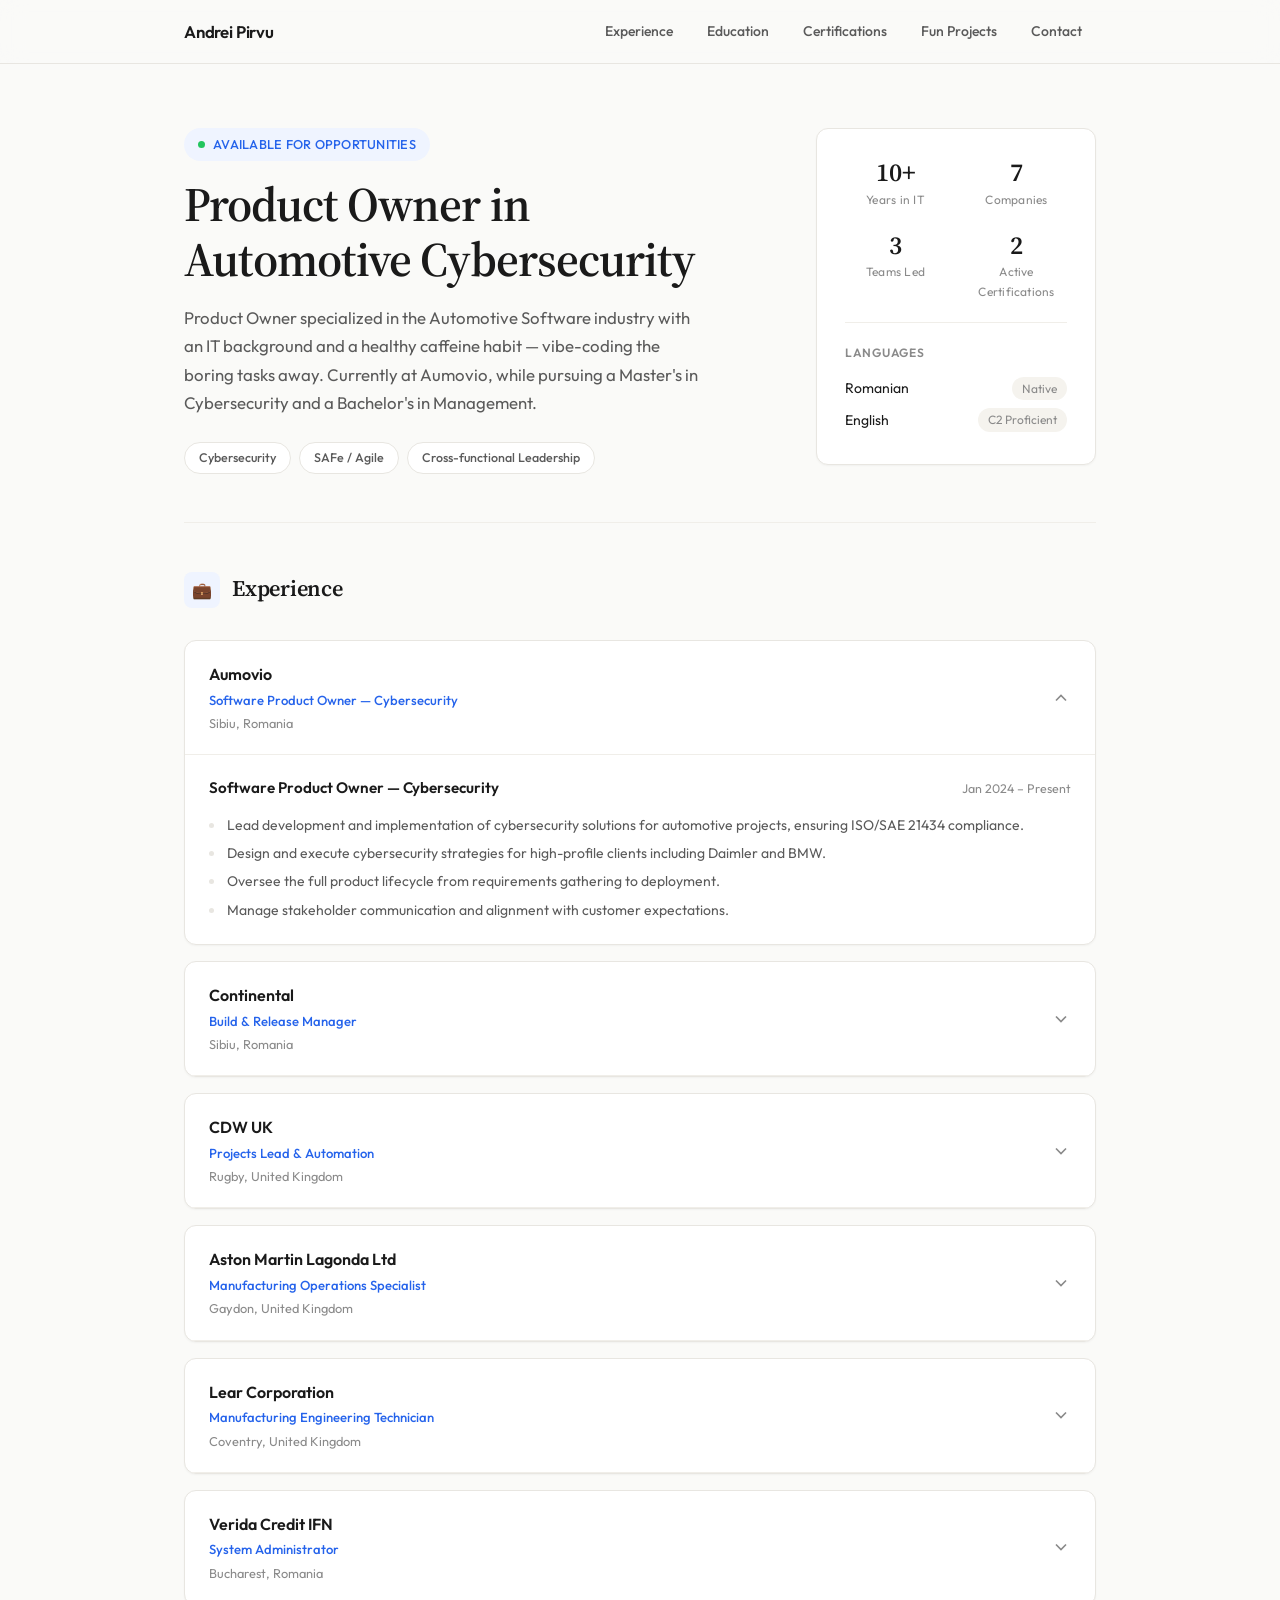
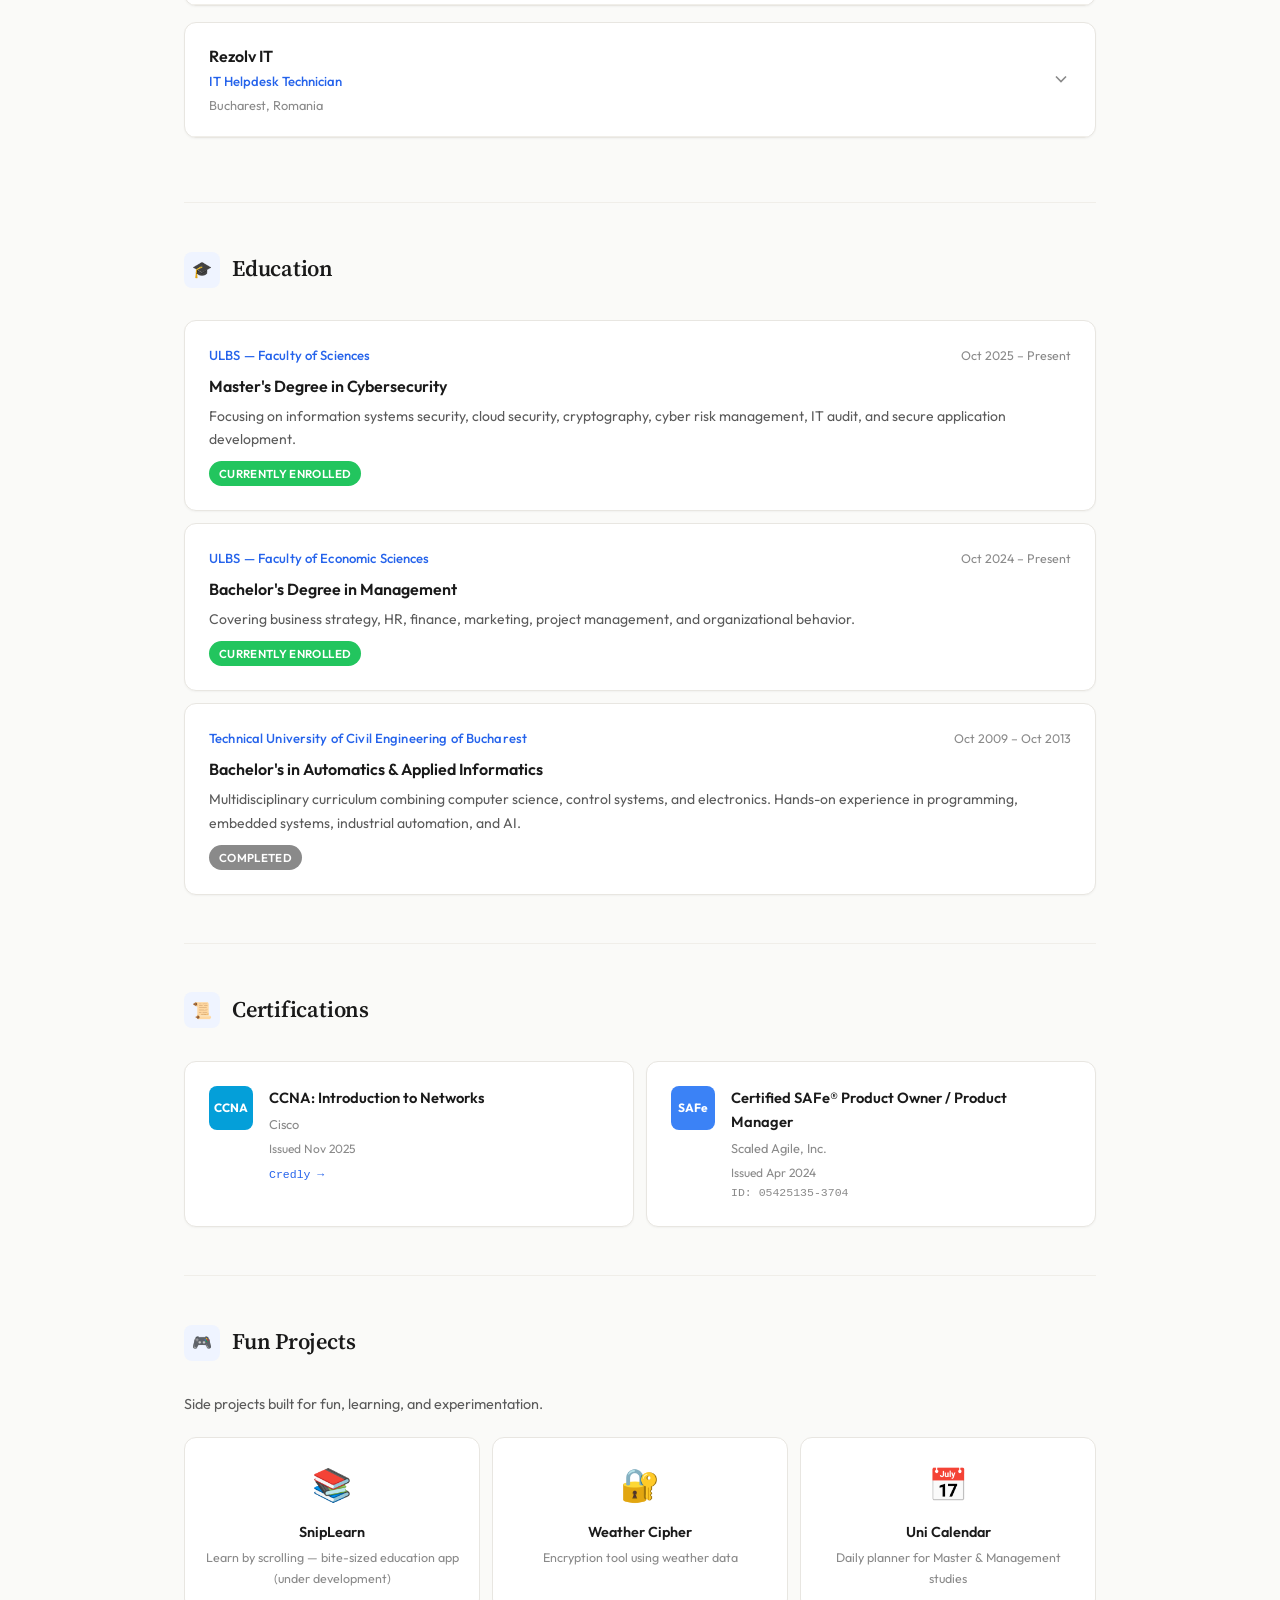
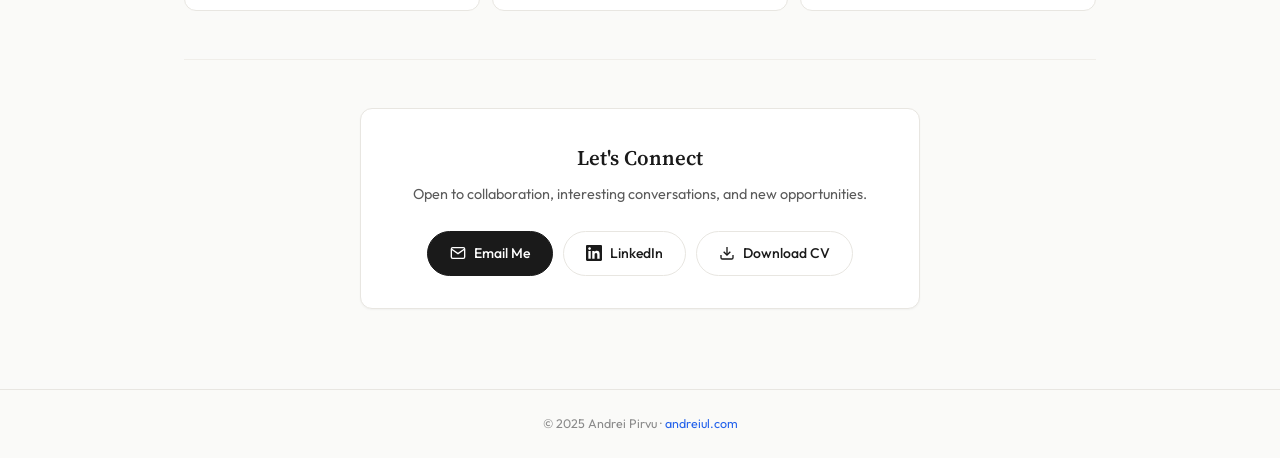
<file: site/index.html>
<!DOCTYPE html>
<html lang="en">
<head>
  <meta charset="UTF-8">
  <meta name="viewport" content="width=device-width, initial-scale=1.0">
  <title>Andrei Pirvu – Software Product Owner · Cybersecurity</title>
  <meta name="description" content="Product Owner specialized in Automotive Software with cybersecurity expertise. Currently at Aumovio, Sibiu.">
  <meta property="og:title" content="Andrei Pirvu – Portfolio">
  <meta property="og:description" content="Product Owner · Cybersecurity · Automotive Software">
  <meta property="og:type" content="website">
  <meta property="og:url" content="https://www.andreiul.com">
  <link rel="preconnect" href="https://fonts.googleapis.com">
  <link rel="preconnect" href="https://fonts.gstatic.com" crossorigin>
  <link href="https://fonts.googleapis.com/css2?family=Outfit:wght@300;400;500;600;700&family=Source+Serif+4:ital,opsz,wght@0,8..60,400;0,8..60,600;1,8..60,400&display=swap" rel="stylesheet">
  <link rel="stylesheet" href="styles.css">
</head>
<body>

<!-- NAV -->
<nav>
  <div class="wrap">
    <div class="nav-inner">
      <a href="#" class="nav-brand">Andrei Pirvu</a>
      <button class="menu-toggle" aria-label="Menu">
        <svg fill="none" stroke="currentColor" stroke-width="2" viewBox="0 0 24 24"><path d="M4 6h16M4 12h16M4 18h16"/></svg>
      </button>
      <div class="nav-links">
        <a href="#experience">Experience</a>
        <a href="#education">Education</a>
        <a href="#certifications">Certifications</a>
        <a href="#fun">Fun Projects</a>
        <a href="#contact">Contact</a>
      </div>
    </div>
  </div>
</nav>

<!-- HERO -->
<header class="hero">
  <div class="wrap">
    <div class="hero-grid">
      <div>
        <div class="hero-label">
          <span class="dot"></span>
          Available for opportunities
        </div>
        <h1>Product Owner in Automotive&nbsp;Cybersecurity</h1>
        <p class="hero-sub">
          Product Owner specialized in the Automotive Software industry with an IT background and a healthy caffeine habit — vibe-coding the boring tasks away. Currently at Aumovio, while pursuing a Master's in Cybersecurity and a Bachelor's in Management.
        </p>
        <div class="hero-badges">
          <span class="badge">Cybersecurity</span>
          <span class="badge">SAFe / Agile</span>
          <span class="badge">Cross-functional Leadership</span>
        </div>
      </div>
      <aside>
        <div class="stats-card">
          <div class="stats-grid">
            <div class="stat-item">
              <div class="stat-value">10+</div>
              <div class="stat-label">Years in IT</div>
            </div>
            <div class="stat-item">
              <div class="stat-value">7</div>
              <div class="stat-label">Companies</div>
            </div>
            <div class="stat-item">
              <div class="stat-value">3</div>
              <div class="stat-label">Teams Led</div>
            </div>
            <div class="stat-item">
              <div class="stat-value">2</div>
              <div class="stat-label">Active Certifications</div>
            </div>
          </div>
          <hr class="stats-divider">
          <div class="stats-langs">
            <h3>Languages</h3>
            <div class="lang-row">
              <span>Romanian</span>
              <span class="lang-level">Native</span>
            </div>
            <div class="lang-row">
              <span>English</span>
              <span class="lang-level">C2 Proficient</span>
            </div>
          </div>
        </div>
      </aside>
    </div>
  </div>
</header>

<div class="wrap"><hr class="divider"></div>

<!-- EXPERIENCE -->
<section id="experience" class="fade-in">
  <div class="wrap">
    <div class="section-header">
      <div class="section-icon">💼</div>
      <h2 class="section-title">Experience</h2>
    </div>
    <div class="timeline">

      <!-- Aumovio -->
      <div class="company-block open">
        <div class="company-header">
          <div>
            <h3>Aumovio</h3>
            <div class="company-role-preview">Software Product Owner — Cybersecurity</div>
            <div class="company-location">Sibiu, Romania</div>
          </div>
          <svg class="company-chevron" fill="none" stroke="currentColor" stroke-width="2" viewBox="0 0 24 24"><path d="M6 9l6 6 6-6"/></svg>
        </div>
        <div class="company-roles">
          <div class="role">
            <div class="role-header">
              <span class="role-title">Software Product Owner — Cybersecurity</span>
              <span class="role-date">Jan 2024 – Present</span>
            </div>
            <ul class="role-desc">
              <li>Lead development and implementation of cybersecurity solutions for automotive projects, ensuring ISO/SAE 21434 compliance.</li>
              <li>Design and execute cybersecurity strategies for high-profile clients including Daimler and BMW.</li>
              <li>Oversee the full product lifecycle from requirements gathering to deployment.</li>
              <li>Manage stakeholder communication and alignment with customer expectations.</li>
            </ul>
          </div>
        </div>
      </div>

      <!-- Continental -->
      <div class="company-block">
        <div class="company-header">
          <div>
            <h3>Continental</h3>
            <div class="company-role-preview">Build & Release Manager</div>
            <div class="company-location">Sibiu, Romania</div>
          </div>
          <svg class="company-chevron" fill="none" stroke="currentColor" stroke-width="2" viewBox="0 0 24 24"><path d="M6 9l6 6 6-6"/></svg>
        </div>
        <div class="company-roles">
          <div class="role">
            <div class="role-header">
              <span class="role-title">Build & Release Manager</span>
              <span class="role-date">Feb 2023 – Dec 2023</span>
            </div>
            <ul class="role-desc">
              <li>Ensured timely and accurate software releases through coordination with cross-functional teams.</li>
              <li>Managed build, integration, and release processes in an Agile environment.</li>
              <li>Implemented and optimized CI/CD pipelines for smooth automated deployments.</li>
              <li>Led efforts to improve release efficiency across dev, staging, and production environments.</li>
            </ul>
          </div>
          <div class="role">
            <div class="role-header">
              <span class="role-title">R&D Software Senior Engineer</span>
              <span class="role-date">Nov 2021 – Jan 2023</span>
            </div>
            <ul class="role-desc">
              <li>Analyzed customer complaints and integrated feedback into continuous improvement cycles.</li>
              <li>Combined analytical, design, software, and hardware skills to define, test, and implement systems.</li>
            </ul>
          </div>
        </div>
      </div>

      <!-- CDW UK -->
      <div class="company-block">
        <div class="company-header">
          <div>
            <h3>CDW UK</h3>
            <div class="company-role-preview">Projects Lead & Automation</div>
            <div class="company-location">Rugby, United Kingdom</div>
          </div>
          <svg class="company-chevron" fill="none" stroke="currentColor" stroke-width="2" viewBox="0 0 24 24"><path d="M6 9l6 6 6-6"/></svg>
        </div>
        <div class="company-roles">
          <div class="role">
            <div class="role-header">
              <span class="role-title">Projects Lead & Automation</span>
              <span class="role-date">Jan 2021 – Oct 2021</span>
            </div>
            <ul class="role-desc">
              <li>Led digital display solutions projects for McDonald's, Pizza Hut, and Starbucks in partnership with Linney.</li>
              <li>Configured IT infrastructure including Kiosks, Tills, Servers, and Meraki networking systems.</li>
            </ul>
          </div>
          <div class="role">
            <div class="role-header">
              <span class="role-title">Level 2 Configuration Engineer</span>
              <span class="role-date">Jan 2020 – Dec 2020</span>
            </div>
            <ul class="role-desc">
              <li>Installed and configured hardware/software using scripted build documents.</li>
              <li>Managed server, networking, OS, and virtualization configurations.</li>
              <li>Configured datacenter equipment and imaging via MDT, WDS, SCCM.</li>
            </ul>
          </div>
        </div>
      </div>

      <!-- Aston Martin -->
      <div class="company-block">
        <div class="company-header">
          <div>
            <h3>Aston Martin Lagonda Ltd</h3>
            <div class="company-role-preview">Manufacturing Operations Specialist</div>
            <div class="company-location">Gaydon, United Kingdom</div>
          </div>
          <svg class="company-chevron" fill="none" stroke="currentColor" stroke-width="2" viewBox="0 0 24 24"><path d="M6 9l6 6 6-6"/></svg>
        </div>
        <div class="company-roles">
          <div class="role">
            <div class="role-header">
              <span class="role-title">Manufacturing Operations Specialist</span>
              <span class="role-date">Oct 2017 – Dec 2019</span>
            </div>
            <ul class="role-desc">
              <li>Assembled components for Aston Martin models DB11, DBS, Vantage, Rapide, and Vanquish Zagato.</li>
              <li>Supported quality, productivity, and process improvement initiatives.</li>
            </ul>
          </div>
        </div>
      </div>

      <!-- Lear -->
      <div class="company-block">
        <div class="company-header">
          <div>
            <h3>Lear Corporation</h3>
            <div class="company-role-preview">Manufacturing Engineering Technician</div>
            <div class="company-location">Coventry, United Kingdom</div>
          </div>
          <svg class="company-chevron" fill="none" stroke="currentColor" stroke-width="2" viewBox="0 0 24 24"><path d="M6 9l6 6 6-6"/></svg>
        </div>
        <div class="company-roles">
          <div class="role">
            <div class="role-header">
              <span class="role-title">Manufacturing Engineering Technician</span>
              <span class="role-date">Aug 2016 – Sep 2017</span>
            </div>
            <ul class="role-desc">
              <li>Assembled seats for Jaguar Land Rover models X760, X761, L494, L560.</li>
              <li>Identified and reported product/process issues; contributed to continuous improvement.</li>
            </ul>
          </div>
        </div>
      </div>

      <!-- Verida -->
      <div class="company-block">
        <div class="company-header">
          <div>
            <h3>Verida Credit IFN</h3>
            <div class="company-role-preview">System Administrator</div>
            <div class="company-location">Bucharest, Romania</div>
          </div>
          <svg class="company-chevron" fill="none" stroke="currentColor" stroke-width="2" viewBox="0 0 24 24"><path d="M6 9l6 6 6-6"/></svg>
        </div>
        <div class="company-roles">
          <div class="role">
            <div class="role-header">
              <span class="role-title">System Administrator</span>
              <span class="role-date">Jan 2015 – Jul 2016</span>
            </div>
            <ul class="role-desc">
              <li>Installed and maintained IT equipment including printers, laptops, and workstations.</li>
              <li>Managed internal software systems, backup/restore procedures, and Exchange Server.</li>
              <li>Collaborated with external suppliers to resolve operational issues.</li>
            </ul>
          </div>
        </div>
      </div>

      <!-- Rezolv IT -->
      <div class="company-block">
        <div class="company-header">
          <div>
            <h3>Rezolv IT</h3>
            <div class="company-role-preview">IT Helpdesk Technician</div>
            <div class="company-location">Bucharest, Romania</div>
          </div>
          <svg class="company-chevron" fill="none" stroke="currentColor" stroke-width="2" viewBox="0 0 24 24"><path d="M6 9l6 6 6-6"/></svg>
        </div>
        <div class="company-roles">
          <div class="role">
            <div class="role-header">
              <span class="role-title">IT Helpdesk Technician</span>
              <span class="role-date">Jul 2013 – Dec 2014</span>
            </div>
            <ul class="role-desc">
              <li>Provided first-level technical support via phone, email, and on-site.</li>
              <li>Installed, configured, and troubleshot hardware, software, and networks.</li>
              <li>Managed incident tickets and created documentation with step-by-step instructions.</li>
            </ul>
          </div>
        </div>
      </div>

    </div>
  </div>
</section>

<div class="wrap"><hr class="divider"></div>

<!-- EDUCATION -->
<section id="education" class="fade-in">
  <div class="wrap">
    <div class="section-header">
      <div class="section-icon">🎓</div>
      <h2 class="section-title">Education</h2>
    </div>
    <div class="edu-grid">
      <div class="edu-card">
        <div class="edu-meta">
          <span class="edu-institution">ULBS — Faculty of Sciences</span>
          <span class="edu-date">Oct 2025 – Present</span>
        </div>
        <div class="edu-title">Master's Degree in Cybersecurity</div>
        <p class="edu-desc">
          Focusing on information systems security, cloud security, cryptography, cyber risk management, IT audit, and secure application development.
        </p>
        <span class="edu-tag current">Currently Enrolled</span>
      </div>
      <div class="edu-card">
        <div class="edu-meta">
          <span class="edu-institution">ULBS — Faculty of Economic Sciences</span>
          <span class="edu-date">Oct 2024 – Present</span>
        </div>
        <div class="edu-title">Bachelor's Degree in Management</div>
        <p class="edu-desc">
          Covering business strategy, HR, finance, marketing, project management, and organizational behavior.
        </p>
        <span class="edu-tag current">Currently Enrolled</span>
      </div>
      <div class="edu-card">
        <div class="edu-meta">
          <span class="edu-institution">Technical University of Civil Engineering of Bucharest</span>
          <span class="edu-date">Oct 2009 – Oct 2013</span>
        </div>
        <div class="edu-title">Bachelor's in Automatics & Applied Informatics</div>
        <p class="edu-desc">
          Multidisciplinary curriculum combining computer science, control systems, and electronics. Hands-on experience in programming, embedded systems, industrial automation, and AI.
        </p>
        <span class="edu-tag completed">Completed</span>
      </div>
    </div>
  </div>
</section>

<div class="wrap"><hr class="divider"></div>

<!-- CERTIFICATIONS -->
<section id="certifications" class="fade-in">
  <div class="wrap">
    <div class="section-header">
      <div class="section-icon">📜</div>
      <h2 class="section-title">Certifications</h2>
    </div>
    <div class="cert-grid">
      <a href="https://www.credly.com/badges/948e384c-ca3b-4e2a-af3d-96abbb485bea/linked_in_profile" target="_blank" rel="noreferrer" class="cert-card" style="text-decoration:none;color:inherit;">
        <div class="cert-icon cisco">CCNA</div>
        <div>
          <div class="cert-name">CCNA: Introduction to Networks</div>
          <div class="cert-issuer">Cisco</div>
          <div class="cert-date">Issued Nov 2025</div>
          <div class="cert-id" style="color:var(--accent);margin-top:6px;">Credly →</div>
        </div>
      </a>
      <div class="cert-card">
        <div class="cert-icon safe">SAFe</div>
        <div>
          <div class="cert-name">Certified SAFe® Product Owner / Product Manager</div>
          <div class="cert-issuer">Scaled Agile, Inc.</div>
          <div class="cert-date">Issued Apr 2024</div>
          <div class="cert-id">ID: 05425135-3704</div>
        </div>
      </div>
    </div>
  </div>
</section>

<div class="wrap"><hr class="divider"></div>

<!-- FUN PROJECTS -->
<section id="fun" class="fade-in">
  <div class="wrap">
    <div class="section-header">
      <div class="section-icon">🎮</div>
      <h2 class="section-title">Fun Projects</h2>
    </div>
    <p style="font-size:.9rem;color:var(--text-secondary);margin-bottom:20px;">
      Side projects built for fun, learning, and experimentation.
    </p>
    <div class="fun-grid">
      <a href="app.html" target="_blank" rel="noreferrer" class="fun-card">
        <div class="emoji">📚</div>
        <h3>SnipLearn</h3>
        <p>Learn by scrolling — bite-sized education app (under development)</p>
      </a>
      <a href="crypto.html" target="_blank" rel="noreferrer" class="fun-card">
        <div class="emoji">🔐</div>
        <h3>Weather Cipher</h3>
        <p>Encryption tool using weather data</p>
      </a>
      <a href="calendaruni.html" target="_blank" rel="noreferrer" class="fun-card">
        <div class="emoji">📅</div>
        <h3>Uni Calendar</h3>
        <p>Daily planner for Master & Management studies</p>
      </a>
    </div>
  </div>
</section>

<div class="wrap"><hr class="divider"></div>

<!-- CONTACT -->
<section id="contact" class="fade-in">
  <div class="wrap">
    <div class="contact-card">
      <h3>Let's Connect</h3>
      <p>Open to collaboration, interesting conversations, and new opportunities.</p>
      <div class="contact-links">
        <a href="mailto:pirvu.andrei.f@gmail.com" class="contact-btn primary">
          <svg fill="none" stroke="currentColor" stroke-width="2" viewBox="0 0 24 24"><path d="M4 4h16c1.1 0 2 .9 2 2v12c0 1.1-.9 2-2 2H4c-1.1 0-2-.9-2-2V6c0-1.1.9-2 2-2z"/><polyline points="22,6 12,13 2,6"/></svg>
          Email Me
        </a>
        <a href="https://www.linkedin.com/in/andrei-pirvu-13526111b" target="_blank" rel="noreferrer" class="contact-btn">
          <svg fill="currentColor" viewBox="0 0 24 24"><path d="M20.447 20.452h-3.554v-5.569c0-1.328-.027-3.037-1.852-3.037-1.853 0-2.136 1.445-2.136 2.939v5.667H9.351V9h3.414v1.561h.046c.477-.9 1.637-1.85 3.37-1.85 3.601 0 4.267 2.37 4.267 5.455v6.286zM5.337 7.433c-1.144 0-2.063-.926-2.063-2.065 0-1.138.92-2.063 2.063-2.063 1.14 0 2.064.925 2.064 2.063 0 1.139-.925 2.065-2.064 2.065zm1.782 13.019H3.555V9h3.564v11.452zM22.225 0H1.771C.792 0 0 .774 0 1.729v20.542C0 23.227.792 24 1.771 24h20.451C23.2 24 24 23.227 24 22.271V1.729C24 .774 23.2 0 22.222 0h.003z"/></svg>
          LinkedIn
        </a>
        <a href="CV_Pirvu_Andrei.pdf" download class="contact-btn">
          <svg fill="none" stroke="currentColor" stroke-width="2" viewBox="0 0 24 24"><path d="M21 15v4a2 2 0 0 1-2 2H5a2 2 0 0 1-2-2v-4"/><polyline points="7 10 12 15 17 10"/><line x1="12" y1="15" x2="12" y2="3"/></svg>
          Download CV
        </a>
      </div>
    </div>
  </div>
</section>

<!-- FOOTER -->
<footer>
  <div class="wrap">
    <p>&copy; 2025 Andrei Pirvu &middot; <a href="https://www.andreiul.com">andreiul.com</a></p>
  </div>
</footer>

<script src="main.js?v=2"></script>

</body>
</html>
</file>
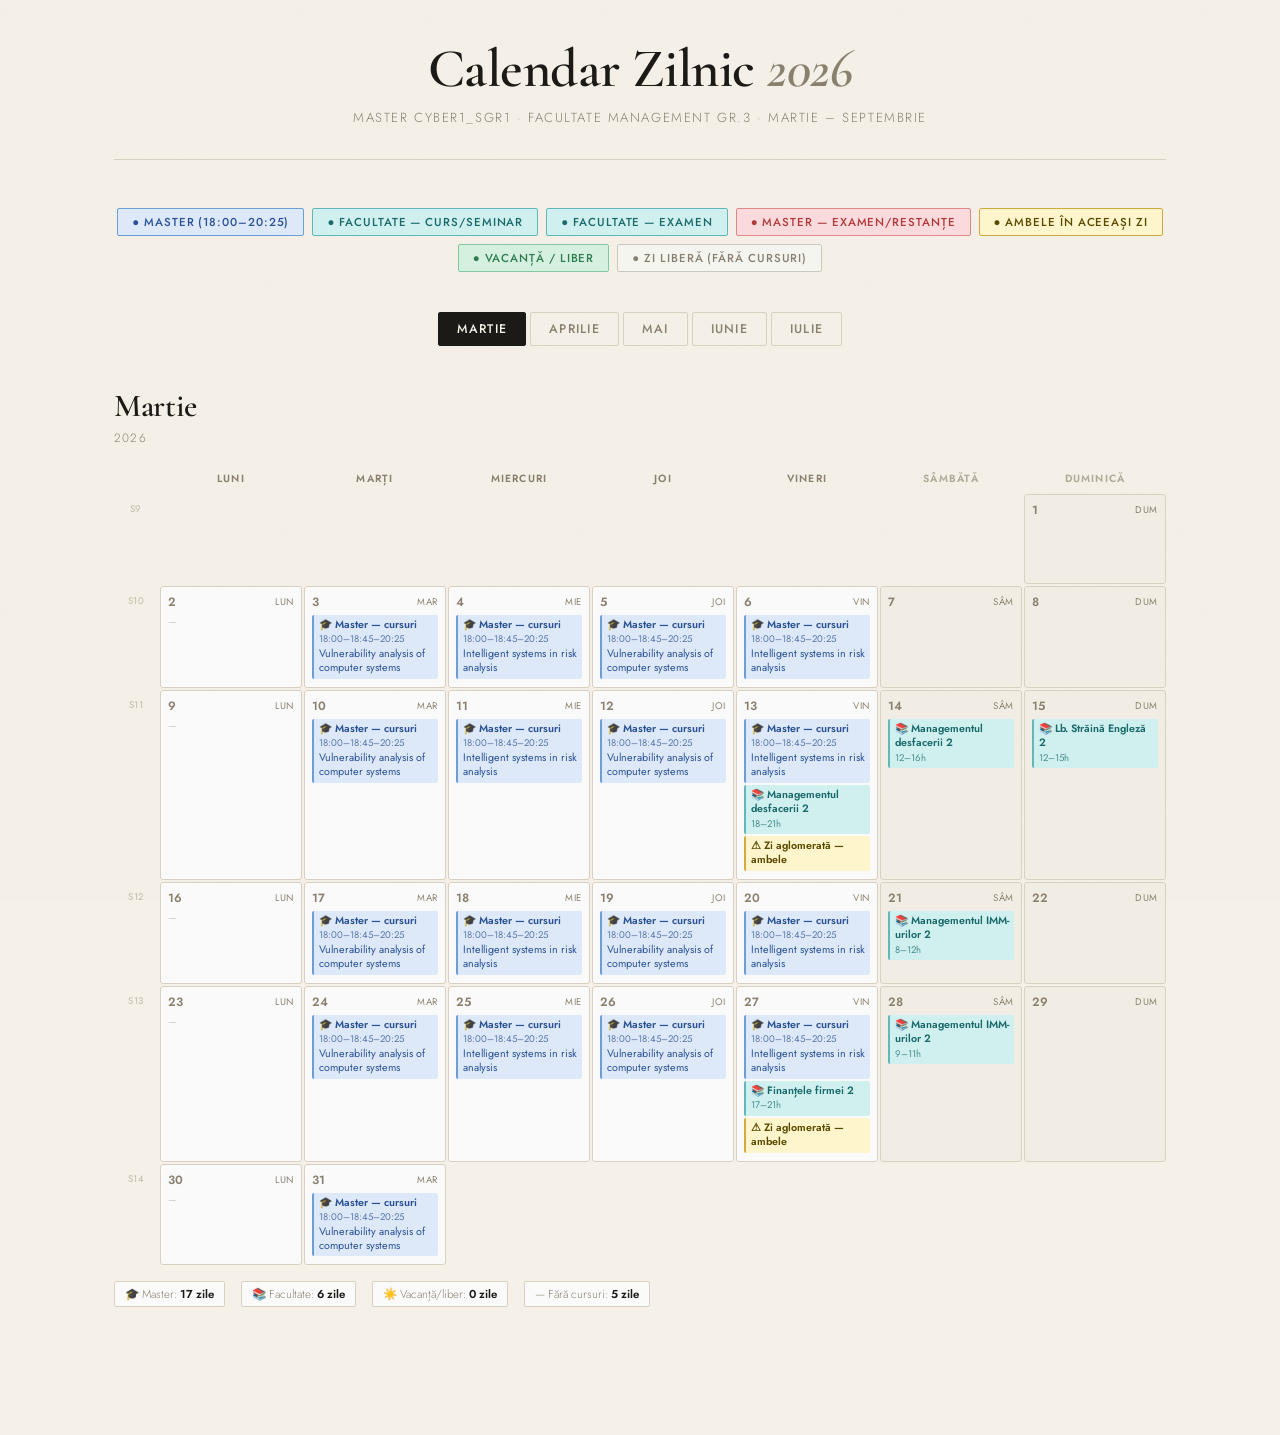
<file: site/calendaruni.html>
<!DOCTYPE html>
<html lang="ro">
<head>
<meta charset="UTF-8">
<meta name="viewport" content="width=device-width, initial-scale=1.0">
<title>Calendar Zilnic 2026 — Master & Management</title>
<style>
@import url('https://fonts.googleapis.com/css2?family=Cormorant+Garamond:ital,wght@0,400;0,600;1,400&family=Jost:wght@300;400;500;600&display=swap');

:root {
  --bg: #f5f0e8;
  --paper: #fafafa;
  --ink: #1c1a16;
  --muted: #8a8070;
  --line: #d8d0c0;

  /* Master = albastru pastel */
  --master-c: #2a5298;
  --master-bg: #dde8f8;
  --master-border: #6a9fd8;

  /* Facultate cursuri = teal/turcoaz pastel */
  --faculty-c: #1a6a6a;
  --faculty-bg: #d0f0f0;
  --faculty-border: #60b8b8;

  /* Examene Master = rosu pastel inchis */
  --exam-master-c: #b03a3a;
  --exam-master-bg: #fadadd;
  --exam-master-border: #e08888;

  /* Examene Facultate = rosu pastel deschis */
  --exam-c: #c0605a;
  --exam-bg: #fdecea;
  --exam-border: #f0aaaa;

  /* Ambele / overlap */
  --both-c: #5a4a00;
  --both-bg: #fff5cc;
  --both-border: #d4aa40;

  /* Vacanta = verde pastel */
  --vacanta-c: #2e7d52;
  --vacanta-bg: #d6f0e0;
  --vacanta-border: #80c9a0;

  /* Zi libera = alb/neutral */
  --free-c: #888070;
  --free-bg: #f5f5f0;

  --weekend: #f2ede4;
}

* { margin: 0; padding: 0; box-sizing: border-box; }

body {
  background: var(--bg);
  color: var(--ink);
  font-family: 'Jost', sans-serif;
  font-weight: 300;
  min-height: 100vh;
}

/* Texture overlay */
body::before {
  content: '';
  position: fixed;
  inset: 0;
  background-image: url("data:image/svg+xml,%3Csvg xmlns='http://www.w3.org/2000/svg' width='300' height='300'%3E%3Cfilter id='noise'%3E%3CfeTurbulence type='fractalNoise' baseFrequency='0.65' numOctaves='3' stitchTiles='stitch'/%3E%3CfeColorMatrix type='saturate' values='0'/%3E%3C/filter%3E%3Crect width='300' height='300' filter='url(%23noise)' opacity='0.04'/%3E%3C/svg%3E");
  pointer-events: none;
  z-index: 0;
}

.wrap { position: relative; z-index: 1; max-width: 1100px; margin: 0 auto; padding: 40px 24px 80px; }

header {
  text-align: center;
  margin-bottom: 48px;
  border-bottom: 1px solid var(--line);
  padding-bottom: 32px;
}

header h1 {
  font-family: 'Cormorant Garamond', serif;
  font-size: clamp(2rem, 5vw, 3.4rem);
  font-weight: 600;
  letter-spacing: -0.01em;
  color: var(--ink);
  line-height: 1.1;
}

header h1 em {
  font-style: italic;
  color: var(--muted);
}

header p {
  margin-top: 8px;
  font-size: 0.82rem;
  color: var(--muted);
  letter-spacing: 0.12em;
  text-transform: uppercase;
}

/* Legend */
.legend {
  display: flex;
  flex-wrap: wrap;
  gap: 8px;
  margin-bottom: 40px;
  justify-content: center;
}

.leg {
  display: flex;
  align-items: center;
  gap: 6px;
  padding: 5px 14px;
  border-radius: 2px;
  font-size: 0.72rem;
  font-weight: 500;
  letter-spacing: 0.08em;
  text-transform: uppercase;
  border: 1px solid;
}

.leg-master      { background: var(--master-bg);      color: var(--master-c);      border-color: var(--master-border); }
.leg-faculty     { background: var(--faculty-bg);     color: var(--faculty-c);     border-color: var(--faculty-border); }
.leg-exam        { background: var(--exam-bg);         color: var(--exam-c);         border-color: var(--exam-border); }
.leg-exam-master { background: var(--exam-master-bg); color: var(--exam-master-c); border-color: var(--exam-master-border); }
.leg-both        { background: var(--both-bg);         color: var(--both-c);         border-color: var(--both-border); }
.leg-vacanta     { background: var(--vacanta-bg);      color: var(--vacanta-c);      border-color: var(--vacanta-border); }
.leg-free        { background: var(--free-bg);         color: var(--free-c);         border-color: #ccc8be; }

/* Month nav */
.month-nav {
  display: flex;
  gap: 4px;
  justify-content: center;
  margin-bottom: 40px;
  flex-wrap: wrap;
}

.month-btn {
  padding: 7px 18px;
  background: transparent;
  border: 1px solid var(--line);
  color: var(--muted);
  font-family: 'Jost', sans-serif;
  font-size: 0.78rem;
  font-weight: 500;
  letter-spacing: 0.1em;
  text-transform: uppercase;
  cursor: pointer;
  border-radius: 2px;
  transition: all 0.15s;
}

.month-btn:hover { border-color: var(--ink); color: var(--ink); }
.month-btn.active { background: var(--ink); color: var(--bg); border-color: var(--ink); }

/* Month block */
.month-block { display: none; margin-bottom: 48px; }
.month-block.visible { display: block; }

.month-title {
  font-family: 'Cormorant Garamond', serif;
  font-size: 2rem;
  font-weight: 600;
  letter-spacing: -0.01em;
  margin-bottom: 4px;
  color: var(--ink);
}

.month-subtitle {
  font-size: 0.75rem;
  color: var(--muted);
  letter-spacing: 0.1em;
  text-transform: uppercase;
  margin-bottom: 20px;
}

/* Week grid */
.week-grid-header {
  display: grid;
  grid-template-columns: 44px repeat(7, 1fr);
  gap: 2px;
  margin-bottom: 4px;
}

.week-grid-header .wh {
  text-align: center;
  font-size: 0.65rem;
  font-weight: 600;
  letter-spacing: 0.12em;
  text-transform: uppercase;
  color: var(--muted);
  padding: 4px 0;
}

.wh.weekend-h { color: #b0a898; }

/* Calendar grid */
.cal-grid {
  display: grid;
  grid-template-columns: 44px repeat(7, 1fr);
  gap: 2px;
}

.week-num {
  display: flex;
  align-items: flex-start;
  justify-content: center;
  padding-top: 8px;
  font-size: 0.6rem;
  color: #c0b8a8;
  font-weight: 400;
  letter-spacing: 0.05em;
}

.day-cell {
  min-height: 90px;
  background: var(--paper);
  border: 1px solid var(--line);
  border-radius: 3px;
  padding: 6px 7px 6px;
  position: relative;
  transition: box-shadow 0.15s;
}

.day-cell:hover { box-shadow: 0 2px 12px rgba(0,0,0,0.08); z-index: 1; }

.day-cell.empty { background: transparent; border-color: transparent; min-height: 90px; }

.day-cell.weekend { background: var(--weekend); }

.day-cell.today { border-color: var(--ink); box-shadow: inset 0 0 0 1px var(--ink); }

.day-num {
  font-size: 0.75rem;
  font-weight: 600;
  color: var(--muted);
  margin-bottom: 4px;
  display: flex;
  justify-content: space-between;
  align-items: center;
}

.day-num .dow {
  font-size: 0.6rem;
  font-weight: 400;
  letter-spacing: 0.06em;
  text-transform: uppercase;
}

/* Events in cells */
.ev {
  font-size: 0.67rem;
  line-height: 1.35;
  padding: 3px 5px;
  border-radius: 2px;
  margin-bottom: 2px;
  border-left: 2px solid;
  font-weight: 400;
}

.ev-master { background: var(--master-bg); color: var(--master-c); border-left-color: var(--master-border); }
.ev-faculty { background: var(--faculty-bg); color: var(--faculty-c); border-left-color: var(--faculty-border); }
.ev-exam { background: var(--exam-bg); color: var(--exam-c); border-left-color: var(--exam-border); }
.ev-exam-master { background: var(--exam-master-bg); color: var(--exam-master-c); border-left-color: var(--exam-master-border); }
.ev-free { background: var(--free-bg); color: var(--free-c); border-left-color: #ccc8be; }
.ev-vacanta { background: var(--vacanta-bg); color: var(--vacanta-c); border-left-color: var(--vacanta-border); }
.ev-both { background: var(--both-bg); color: var(--both-c); border-left-color: var(--both-border); }
.ev-grey { background: #f0f0ee; color: #888; border-left-color: #ccc; }

.ev strong { font-weight: 600; }
.ev .time { font-size: 0.6rem; opacity: 0.75; }

/* Free day indicator */
.free-day { 
  font-size: 0.6rem;
  color: #aaa;
  font-style: italic;
  margin-top: 4px;
}

/* Vacation overlay */
.day-cell.is-vacanta {
  background: var(--vacanta-bg);
  border-color: #b0ddd0;
}

.day-cell.is-vacanta .day-num { color: var(--vacanta-c); }

/* Summary stats */
.month-stats {
  display: flex;
  gap: 16px;
  margin-top: 16px;
  flex-wrap: wrap;
}

.stat {
  font-size: 0.72rem;
  color: var(--muted);
  padding: 4px 10px;
  background: var(--paper);
  border: 1px solid var(--line);
  border-radius: 2px;
}

.stat strong { color: var(--ink); font-weight: 600; }

/* ── MOBILE: lista zilnica in loc de grid ── */
@media (max-width: 640px) {

  .wrap { padding: 24px 14px 60px; }

  header h1 { font-size: 1.7rem; }
  header p { font-size: 0.75rem; }

  .legend { gap: 6px; }
  .leg { font-size: 0.65rem; padding: 4px 10px; }

  .month-nav { gap: 3px; }
  .month-btn { padding: 6px 12px; font-size: 0.7rem; }

  .month-title { font-size: 1.5rem; }

  /* Ascunde header-ul grid si week numbers */
  .week-grid-header { display: none; }
  .week-num { display: none; }

  /* Transforma grid-ul in lista */
  .cal-grid {
    display: flex;
    flex-direction: column;
    gap: 4px;
  }

  /* Ascunde celulele goale */
  .day-cell.empty { display: none; }

  /* Celulele weekend - compacte */
  .day-cell.weekend {
    min-height: 0;
    padding: 6px 10px;
    display: flex;
    align-items: center;
    gap: 8px;
    opacity: 0.5;
  }

  .day-cell.weekend .day-num {
    font-size: 0.72rem;
    margin-bottom: 0;
    min-width: 80px;
  }

  .day-cell.weekend .free-day { display: none; }

  /* Celule normale */
  .day-cell {
    min-height: 0;
    padding: 10px 12px;
    border-radius: 6px;
  }

  .day-num {
    font-size: 0.8rem;
    margin-bottom: 6px;
  }

  .day-num .dow {
    font-size: 0.68rem;
  }

  .ev {
    font-size: 0.75rem;
    padding: 4px 8px;
    margin-bottom: 3px;
    line-height: 1.4;
  }

  .ev .time { font-size: 0.65rem; }

  .free-day { font-size: 0.65rem; }

  .month-stats {
    gap: 8px;
  }

  .stat { font-size: 0.68rem; }
}
</style>
</head>
<body>
<div class="wrap">

<header>
  <h1>Calendar Zilnic <em>2026</em></h1>
  <p>Master CYBER1_SGR1 · Facultate Management Gr.3 · Martie – Septembrie</p>
</header>

<div class="legend">
  <div class="leg leg-master">● Master (18:00–20:25)</div>
  <div class="leg leg-faculty">● Facultate — curs/seminar</div>
  <div class="leg leg-faculty">● Facultate — examen</div>
  <div class="leg leg-exam-master">● Master — examen/restanțe</div>
  <div class="leg leg-both">● Ambele în aceeași zi</div>
  <div class="leg leg-vacanta">● Vacanță / Liber</div>
  <div class="leg leg-free">● Zi liberă (fără cursuri)</div>
</div>

<div class="month-nav">
  <button class="month-btn active" onclick="showMonth('mar')">Martie</button>
  <button class="month-btn" onclick="showMonth('apr')">Aprilie</button>
  <button class="month-btn" onclick="showMonth('mai')">Mai</button>
  <button class="month-btn" onclick="showMonth('iun')">Iunie</button>
  <button class="month-btn" onclick="showMonth('iul')">Iulie</button>
  
</div>

<div id="month-mar" class="month-block visible"></div>
<div id="month-apr" class="month-block"></div>
<div id="month-mai" class="month-block"></div>
<div id="month-iun" class="month-block"></div>
<div id="month-iul" class="month-block"></div>


</div>

<script>
// ─── DATA ───────────────────────────────────────────────────────────────────

// Master schedule: days of week (0=Sun,1=Mon...2=Tue,3=Wed,4=Thu,5=Fri,6=Sat)
// Active: 02 Mar – 26 Apr (Modul I), then 11 May – 28 Jun (Modul II based on faculty calendar)
// Note: 10 Apr – 19 Apr = Vacanta Paste

const MASTER_DAYS = [2, 3, 4, 5]; // Marti, Miercuri, Joi, Vineri

// For each master day, what courses:
// Marti(2): 18:00 Vulnerability (TICLEANU), 19:40 Vulnerability (CANDEA)  
// Miercuri(3): 18:00 Intelligent systems (BERNASCHI), 19:40 Intelligent systems (BERNASCHI)
// Joi(4): 18:00 Vulnerability (TICLEANU), 19:40 Vulnerability (CANDEA)
// Vineri(5): 18:00 Intelligent systems (BERNASCHI), 19:40 Intelligent systems (BERNASCHI)

const MASTER_SCHEDULE = {
  2: [
    { time: '18:00–18:45', name: 'Vulnerability analysis', teacher: 'TICLEANU Oana', type: 'C' },
    { time: '19:40–20:25', name: 'Vulnerability analysis', teacher: 'CANDEA Dan', type: 'S' }
  ],
  3: [
    { time: '18:00–18:45', name: 'Intelligent systems in risk analysis', teacher: 'BERNASCHI Ovidiu', type: 'L' },
    { time: '19:40–20:25', name: 'Intelligent systems in risk analysis', teacher: 'BERNASCHI Ovidiu', type: 'C' }
  ],
  4: [
    { time: '18:00–18:45', name: 'Vulnerability analysis', teacher: 'TICLEANU Oana', type: 'C' },
    { time: '19:40–20:25', name: 'Vulnerability analysis', teacher: 'CANDEA Dan', type: 'S' }
  ],
  5: [
    { time: '18:00–18:45', name: 'Intelligent systems in risk analysis', teacher: 'BERNASCHI Ovidiu', type: 'L' },
    { time: '19:40–20:25', name: 'Intelligent systems in risk analysis', teacher: 'BERNASCHI Ovidiu', type: 'C' }
  ]
};

// Master active periods
function isMasterActive(date) {
  const d = date;
  const y = d.getFullYear();
  const m = d.getMonth() + 1;
  const day = d.getDate();
  const dow = d.getDay();
  if (!MASTER_DAYS.includes(dow)) return false;
  
  // Modul I: 02 Mar – 26 Apr, excluding Paste 10–19 Apr
  const inMod1 = (y===2026 && ((m===3 && day>=2) || (m===4 && day<=26)));
  const isPaste = (y===2026 && m===4 && day>=10 && day<=19);
  
  if (inMod1 && !isPaste) return true;
  return false;
}

// Faculty events (Management Gr.3) - specific dates from Excel
const FACULTY_EVENTS = [
  // date: YYYY-MM-DD, name, interval, teacher, type (curs/exam/seminar), sala
  // ── CURSURI ──
  { date: '2026-03-13', name: 'Managementul desfacerii 2', interval: '18–21', teacher: 'Mesteru Emanuel', type: 'curs' },
  { date: '2026-03-14', name: 'Managementul desfacerii 2', interval: '12–16', teacher: 'Mesteru Emanuel', type: 'curs' },
  { date: '2026-03-15', name: 'Lb. Străină Engleză 2', interval: '12–15', teacher: 'Ciocoi-Pop Ana Blanca', type: 'curs' },
  { date: '2026-03-21', name: 'Managementul IMM-urilor 2', interval: '8–12', teacher: 'Stan Sebastian', type: 'curs' },
  { date: '2026-03-27', name: 'Finanțele firmei 2', interval: '17–21', teacher: 'Bratian Vasile', type: 'curs' },
  { date: '2026-03-28', name: 'Managementul IMM-urilor 2', interval: '9–11', teacher: 'Stan Sebastian', type: 'curs' },
  { date: '2026-04-03', name: 'Managementul investițiilor 2', interval: '17–21', teacher: 'Serban Radu', type: 'curs' },
  { date: '2026-04-24', name: 'Managementul investițiilor 2', interval: '17–19', teacher: 'Serban Radu', type: 'curs' },
  { date: '2026-05-09', name: 'Finanțele firmei 2', interval: '9–11', teacher: 'Bratian Vasile', type: 'curs' },
  { date: '2026-05-15', name: 'Management comparat 2', interval: '17–21', teacher: 'Porancea Andreea Simina', type: 'curs' },
  { date: '2026-05-16', name: 'Management comparat 2', interval: '10–12', teacher: 'Porancea Andreea Simina', type: 'curs' },
  // ── EXAMENE SESIUNE (20 Iun – 04 Iul) ──
  { date: '2026-06-20', name: 'Managementul investițiilor 2', interval: '11:00–12:00', teacher: 'Serban Radu', type: 'exam', sala: 'E21' },
  { date: '2026-06-20', name: 'Lb. Străină Engleză 2', interval: '15:30–17:00', teacher: 'Ciocoi-Pop Ana Blanca', type: 'exam', sala: 'E11' },
  { date: '2026-06-21', name: 'Finanțele firmei 2', interval: '08:00–09:30', teacher: 'Bratian Vasile', type: 'exam', sala: 'M203' },
  { date: '2026-06-26', name: 'Managementul desfacerii 2', interval: '18:30–20:00', teacher: 'Mesteru Emanuel', type: 'exam', sala: 'E41' },
  { date: '2026-06-27', name: 'Management comparat 2', interval: '08:00–09:30', teacher: 'Porancea Andreea Simina', type: 'exam', sala: 'E11' },
  { date: '2026-06-28', name: 'Managementul IMM-urilor 2', interval: '09:30–11:00', teacher: 'Stan Sebastian', type: 'exam', sala: 'E21' },
  { date: '2026-07-04', name: 'Practică de specialitate 2', interval: '09:30', teacher: 'Serban Radu', type: 'exam', sala: 'Classroom' },
];

// Vacation / special periods
// Returns array of status objects for a given date (multiple statuses possible)
function getDayStatuses(date) {
  const y = date.getFullYear();
  const m = date.getMonth() + 1;
  const d = date.getDate();
  const statuses = [];

  // ── FACULTATE (Management) ──────────────────────────────────────────
  // Activitate didactica: 02 Mar - 12 Apr
  // Vacanta Paste Fac: 13-19 Apr
  // Activitate didactica: 20 Apr - 14 Iun
  // Sesiune examene Fac: 15 Iun - 05 Iul
  // Sesiune restante Fac: 06-12 Iul
  // Vacanta Fac: 13 Iul - 30 Aug + 07-30 Sep

  if (y===2026) {
    if (m===4 && d>=13 && d<=19) {
      statuses.push({ key: 'fac-vacanta-paste', label: '🌷 Vacanță Paște (Facultate)', cls: 'ev-vacanta' });
    } else if ((m===6 && d>=20) || (m===7 && d<=4)) {
      statuses.push({ key: 'fac-sesiune', label: '📅 Sesiune Examene — Facultate', cls: 'ev-grey' });
    } else if (m===7 && d>=6 && d<=12) {
      statuses.push({ key: 'fac-restante', label: '📅 Restanțe — Facultate', cls: 'ev-grey' });
    } else if ((m===7 && d>=13) || m===8 || (m===9 && d>=7)) {
      statuses.push({ key: 'fac-vacanta', label: '☀️ Vacanță vară — Facultate', cls: 'ev-vacanta' });
    }
  }

  // ── MASTER (Cybersecurity) ──────────────────────────────────────────
  // Vacanta Paste Master: 10-19 Apr
  // Sesiune Modul III Master: 27 Apr - 07 Mai
  // Vacanta 3 zile: 08-10 Mai
  // Sesiune Modul IV Master: 29 Iun - 08 Iul
  // Restante Master: 09-15 Iul
  // Practica: 16 Iul - 02 Aug
  // Vacanta vara Master: 03 Aug - 30 Aug + 07-30 Sep

  if (y===2026) {
    if (m===4 && d>=10 && d<=19) {
      statuses.push({ key: 'master-vacanta-paste', label: '🌷 Vacanță Paște (Master)', cls: 'ev-vacanta' });
    } else if ((m===4 && d>=27) || (m===5 && d<=7)) {
      statuses.push({ key: 'master-sesiune-mod3', label: '📝 Sesiune Examene Modul III — Master', cls: 'ev-exam-master' });
    } else if (m===5 && d>=8 && d<=10) {
      statuses.push({ key: 'master-vacanta-3zile', label: '🌿 Vacanță 3 zile (Master)', cls: 'ev-vacanta' });
    } else if ((m===6 && d>=29) || (m===7 && d<=8)) {
      statuses.push({ key: 'master-sesiune-mod4', label: '📝 Sesiune Examene Modul IV — Master', cls: 'ev-exam-master' });
    } else if (m===7 && d>=9 && d<=15) {
      statuses.push({ key: 'master-restante', label: '📋 Restanțe Modul III+IV — Master', cls: 'ev-exam-master' });
    } else if ((m===7 && d>=16) || (m===8 && d<=2)) {
      statuses.push({ key: 'master-practica', label: '🔬 Practică 3 săptămâni (Master)', cls: 'ev-faculty' });
    } else if ((m===8 && d>=3) || (m===9 && d>=7)) {
      statuses.push({ key: 'master-vacanta', label: '☀️ Vacanță vară — Master', cls: 'ev-vacanta' });
    }
  }

  return statuses;
}

// Legacy wrapper for is-vacanta cell class
function getDayStatus(date) {
  const statuses = getDayStatuses(date);
  const vacKeys = ['fac-vacanta-paste','master-vacanta-paste','fac-vacanta','master-vacanta','master-vacanta-3zile'];
  if (statuses.some(s => vacKeys.includes(s.key))) return 'vacanta';
  return statuses.length > 0 ? statuses[0].key : null;
}

// Unused legacy objects (kept for safety)
const STATUS_LABELS = {};
const STATUS_CLASS = {};

// ─── RENDER ──────────────────────────────────────────────────────────────────

const DOW_NAMES = ['Dum', 'Lun', 'Mar', 'Mie', 'Joi', 'Vin', 'Sâm'];
const DOW_FULL  = ['Duminică', 'Luni', 'Marți', 'Miercuri', 'Joi', 'Vineri', 'Sâmbătă'];
const MONTH_NAMES = ['Ianuarie','Februarie','Martie','Aprilie','Mai','Iunie','Iulie','August','Septembrie','Octombrie','Noiembrie','Decembrie'];
const MONTH_IDS = ['mar','apr','mai','iun','iul'];
const MONTH_NUMS = [3,4,5,6,7]; // 1-based

function pad2(n) { return n < 10 ? '0'+n : ''+n; }
function dateKey(d) { return d.getFullYear()+'-'+pad2(d.getMonth()+1)+'-'+pad2(d.getDate()); }

function getFacultyEvents(date) {
  const k = dateKey(date);
  return FACULTY_EVENTS.filter(e => e.date === k);
}

function renderMonth(monthId, monthNum, year) {
  const el = document.getElementById('month-' + monthId);
  const firstDay = new Date(year, monthNum-1, 1);
  const lastDay = new Date(year, monthNum, 0);
  const daysInMonth = lastDay.getDate();

  // Start on Monday (adjust: 0=Sun -> 6, others -1)
  let startDow = firstDay.getDay(); // 0=Sun
  let offset = startDow === 0 ? 6 : startDow - 1; // weeks start Monday

  const today = new Date();
  today.setHours(0,0,0,0);

  // Count stats
  let masterDays=0, facultyDays=0, freeDays=0, vacantaDays=0;

  let html = `
    <div class="month-title">${MONTH_NAMES[monthNum-1]}</div>
    <div class="month-subtitle">2026</div>
    <div class="week-grid-header">
      <div class="wh"></div>
      <div class="wh">Luni</div>
      <div class="wh">Marți</div>
      <div class="wh">Miercuri</div>
      <div class="wh">Joi</div>
      <div class="wh">Vineri</div>
      <div class="wh weekend-h">Sâmbătă</div>
      <div class="wh weekend-h">Duminică</div>
    </div>
    <div class="cal-grid">
  `;

  let cellCount = 0;
  let weekNum = getWeekNumber(firstDay);
  
  // Empty cells before first day
  if (offset > 0) {
    html += `<div class="week-num">S${weekNum}</div>`;
    for (let i = 0; i < offset; i++) {
      html += `<div class="day-cell empty"></div>`;
      cellCount++;
    }
  }

  for (let d = 1; d <= daysInMonth; d++) {
    const date = new Date(year, monthNum-1, d);
    const dow = date.getDay(); // 0=Sun,1=Mon...6=Sat
    const isWeekend = dow === 0 || dow === 6;
    const isToday = date.getTime() === today.getTime();

    // New week row (Mon = dow 1, but we track by grid position)
    if ((offset + d - 1) % 7 === 0) {
      const wn = getWeekNumber(date);
      html += `<div class="week-num">S${wn}</div>`;
    }

    const dayStatuses = getDayStatuses(date);
    const facEvents = getFacultyEvents(date);
    const hasMaster = isMasterActive(date);
    const isVacanta = dayStatuses.some(s => s.key.includes('vacanta'));

    let classes = 'day-cell';
    if (isWeekend) classes += ' weekend';
    if (isToday) classes += ' today';
    if (isVacanta) classes += ' is-vacanta';

    html += `<div class="${classes}">`;
    html += `<div class="day-num"><span>${d}</span><span class="dow">${DOW_NAMES[dow]}</span></div>`;

    let hasContent = false;

    // Period status banners - show each institution's status separately
    if (!isWeekend) {
      for (const st of dayStatuses) {
        html += `<div class="ev ${st.cls}"><strong>${st.label}</strong></div>`;
        hasContent = true;
        if (st.key.includes('vacanta')) vacantaDays++;
      }
    }

    // Master course events (only during Modul III active teaching weeks)
    if (hasMaster && !isWeekend) {
      const schedule = MASTER_SCHEDULE[dow] || [];
      if (schedule.length > 0) {
        const names = [...new Set(schedule.map(s => s.name.includes('Vulnerability') ? 'Vulnerability analysis of computer systems' : 'Intelligent systems in risk analysis'))];
        html += `<div class="ev ev-master"><strong>🎓 Master — cursuri</strong> <span class="time">${schedule[0].time}–20:25</span><br>${names.join(', ')}</div>`;
        hasContent = true;
        masterDays++;
      }
    }

    // Faculty specific events (courses/exams from Excel)
    for (const fe of facEvents) {
      const cls = 'ev-faculty';
      const icon = fe.type === 'exam' ? '📝' : '📚';
      const sala = fe.sala ? ` · ${fe.sala}` : '';
      html += `<div class="ev ${cls}"><strong>${icon} ${fe.name}</strong><br><span class="time">${fe.interval}h${sala}</span></div>`;
      hasContent = true;
      facultyDays++;
    }

    // Both in same day warning
    if (hasMaster && facEvents.length > 0 && !isWeekend) {
      html += `<div class="ev ev-both" style="margin-top:2px"><strong>⚠ Zi aglomerată — ambele</strong></div>`;
    }

    if (!hasContent && !isWeekend) {
      html += `<div class="free-day">—</div>`;
      freeDays++;
    }

    html += `</div>`;
  }

  // Trailing empty cells
  const totalCells = offset + daysInMonth;
  const remainder = totalCells % 7;
  if (remainder !== 0) {
    for (let i = remainder; i < 7; i++) {
      html += `<div class="day-cell empty"></div>`;
    }
  }

  html += `</div>`; // cal-grid

  // Stats
  html += `<div class="month-stats">
    <div class="stat">🎓 Master: <strong>${masterDays} zile</strong></div>
    <div class="stat">📚 Facultate: <strong>${facultyDays} zile</strong></div>
    <div class="stat">☀️ Vacanță/liber: <strong>${vacantaDays} zile</strong></div>
    <div class="stat">— Fără cursuri: <strong>${freeDays} zile</strong></div>
  </div>`;

  el.innerHTML = html;
}

function getWeekNumber(d) {
  const date = new Date(Date.UTC(d.getFullYear(), d.getMonth(), d.getDate()));
  date.setUTCDate(date.getUTCDate() + 4 - (date.getUTCDay()||7));
  const yearStart = new Date(Date.UTC(date.getUTCFullYear(),0,1));
  return Math.ceil((((date - yearStart) / 86400000) + 1)/7);
}

// ─── INIT ─────────────────────────────────────────────────────────────────────

function showMonth(id) {
  document.querySelectorAll('.month-block').forEach(el => el.classList.remove('visible'));
  document.querySelectorAll('.month-btn').forEach(el => el.classList.remove('active'));
  document.getElementById('month-' + id).classList.add('visible');
  document.querySelector(`[onclick="showMonth('${id}')"]`).classList.add('active');
}

// Render all months
MONTH_IDS.forEach((id, i) => renderMonth(id, MONTH_NUMS[i], 2026));

</script>
</body>
</html>
</file>
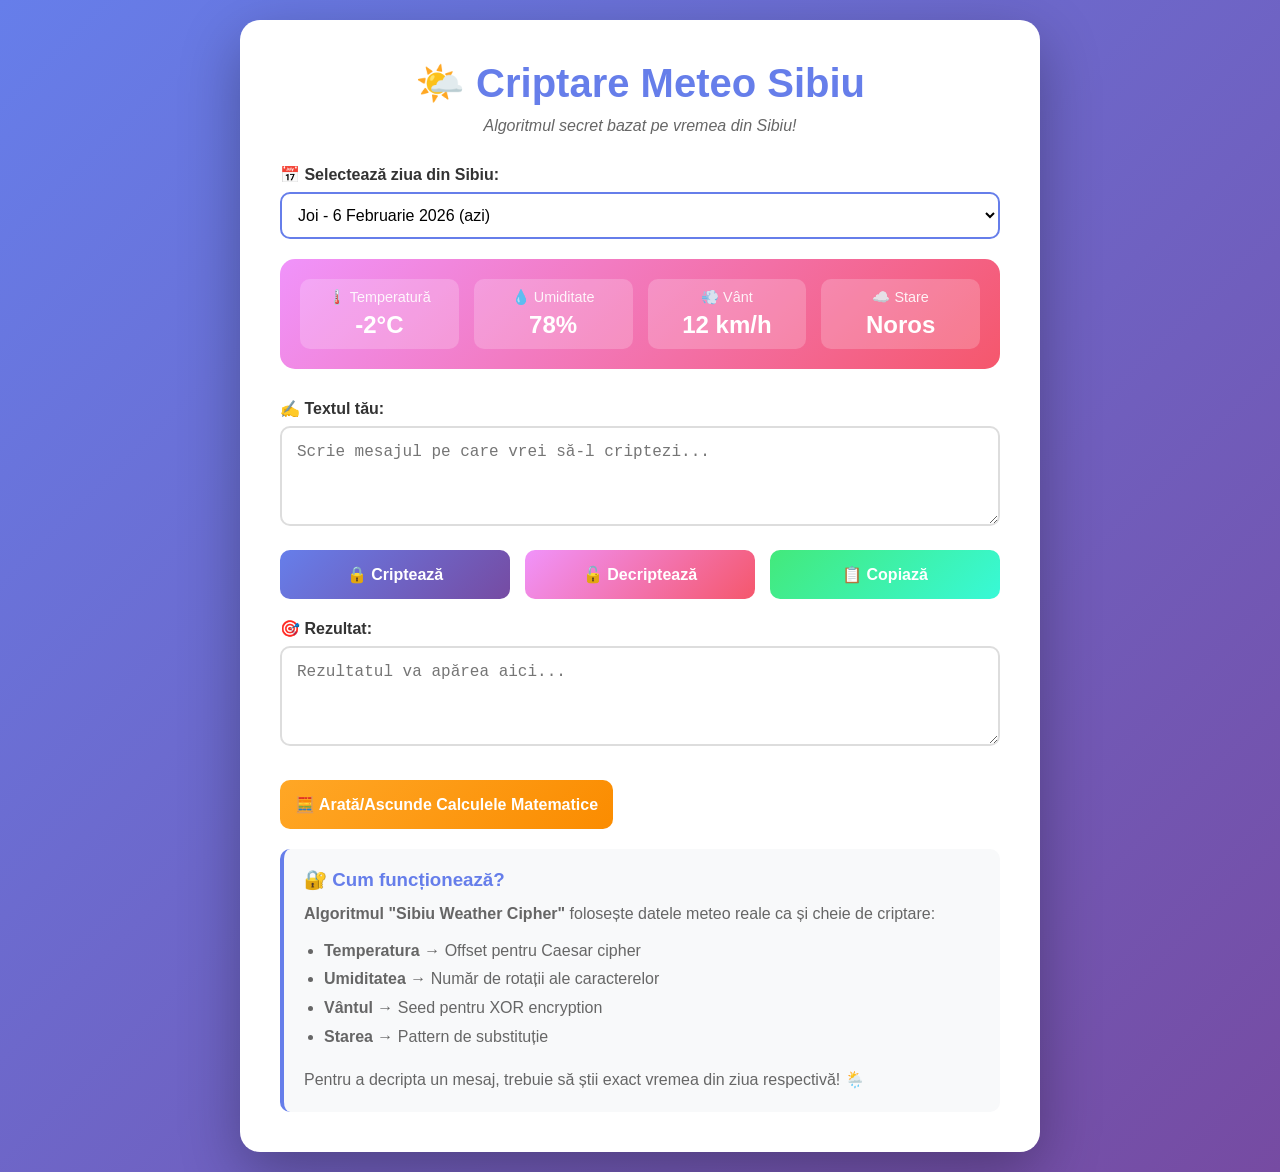
<file: site/crypto.html>
<!DOCTYPE html>
<html lang="ro">
<head>
    <meta charset="UTF-8">
    <meta name="viewport" content="width=device-width, initial-scale=1.0">
    <title>🌤️ Criptare Meteo Sibiu</title>
    <style>
        * {
            margin: 0;
            padding: 0;
            box-sizing: border-box;
        }

        body {
            font-family: 'Segoe UI', Tahoma, Geneva, Verdana, sans-serif;
            background: linear-gradient(135deg, #667eea 0%, #764ba2 100%);
            min-height: 100vh;
            padding: 20px;
            display: flex;
            justify-content: center;
            align-items: center;
        }

        .container {
            background: white;
            border-radius: 20px;
            box-shadow: 0 20px 60px rgba(0,0,0,0.3);
            max-width: 800px;
            width: 100%;
            padding: 40px;
        }

        h1 {
            color: #667eea;
            text-align: center;
            margin-bottom: 10px;
            font-size: 2.5em;
        }

        .subtitle {
            text-align: center;
            color: #666;
            margin-bottom: 30px;
            font-style: italic;
        }

        .weather-display {
            background: linear-gradient(135deg, #f093fb 0%, #f5576c 100%);
            color: white;
            padding: 20px;
            border-radius: 15px;
            margin-bottom: 30px;
            display: grid;
            grid-template-columns: repeat(auto-fit, minmax(150px, 1fr));
            gap: 15px;
        }

        .weather-item {
            text-align: center;
            padding: 10px;
            background: rgba(255,255,255,0.2);
            border-radius: 10px;
        }

        .weather-item .label {
            font-size: 0.9em;
            opacity: 0.9;
            margin-bottom: 5px;
        }

        .weather-item .value {
            font-size: 1.5em;
            font-weight: bold;
        }

        .date-selector {
            margin-bottom: 20px;
        }

        .date-selector label {
            display: block;
            margin-bottom: 8px;
            color: #333;
            font-weight: 600;
        }

        .date-selector select {
            width: 100%;
            padding: 12px;
            border: 2px solid #667eea;
            border-radius: 10px;
            font-size: 16px;
            background: white;
            cursor: pointer;
            transition: all 0.3s;
        }

        .date-selector select:hover {
            border-color: #764ba2;
        }

        .input-group {
            margin-bottom: 20px;
        }

        .input-group label {
            display: block;
            margin-bottom: 8px;
            color: #333;
            font-weight: 600;
        }

        .input-group textarea {
            width: 100%;
            padding: 15px;
            border: 2px solid #ddd;
            border-radius: 10px;
            font-size: 16px;
            font-family: 'Courier New', monospace;
            resize: vertical;
            min-height: 100px;
            transition: border-color 0.3s;
        }

        .input-group textarea:focus {
            outline: none;
            border-color: #667eea;
        }

        .button-group {
            display: flex;
            gap: 15px;
            margin-bottom: 20px;
        }

        button {
            flex: 1;
            padding: 15px;
            border: none;
            border-radius: 10px;
            font-size: 16px;
            font-weight: 600;
            cursor: pointer;
            transition: all 0.3s;
            color: white;
        }

        .btn-encrypt {
            background: linear-gradient(135deg, #667eea 0%, #764ba2 100%);
        }

        .btn-decrypt {
            background: linear-gradient(135deg, #f093fb 0%, #f5576c 100%);
        }

        .btn-copy {
            background: linear-gradient(135deg, #43e97b 0%, #38f9d7 100%);
        }

        button:hover {
            transform: translateY(-2px);
            box-shadow: 0 5px 15px rgba(0,0,0,0.3);
        }

        button:active {
            transform: translateY(0);
        }

        .info-box {
            background: #f8f9fa;
            padding: 20px;
            border-radius: 10px;
            margin-top: 20px;
            border-left: 4px solid #667eea;
        }

        .info-box h3 {
            color: #667eea;
            margin-bottom: 10px;
        }

        .info-box p {
            color: #666;
            line-height: 1.6;
        }

        .toast {
            position: fixed;
            bottom: 20px;
            right: 20px;
            background: #43e97b;
            color: white;
            padding: 15px 25px;
            border-radius: 10px;
            box-shadow: 0 5px 15px rgba(0,0,0,0.3);
            opacity: 0;
            transition: opacity 0.3s;
            z-index: 1000;
        }

        .toast.show {
            opacity: 1;
        }

        .calculations {
            background: #f8f9fa;
            border: 2px solid #667eea;
            border-radius: 10px;
            padding: 20px;
            margin-top: 20px;
            max-height: 400px;
            overflow-y: auto;
        }

        .calculations h3 {
            color: #667eea;
            margin-bottom: 15px;
            display: flex;
            align-items: center;
            gap: 10px;
        }

        .calc-step {
            background: white;
            padding: 15px;
            margin-bottom: 10px;
            border-radius: 8px;
            border-left: 4px solid #f5576c;
            font-family: 'Courier New', monospace;
            font-size: 14px;
        }

        .calc-step.key-gen {
            border-left-color: #43e97b;
        }

        .calc-step .step-title {
            font-weight: bold;
            color: #333;
            margin-bottom: 8px;
            font-family: 'Segoe UI', Tahoma, Geneva, Verdana, sans-serif;
        }

        .calc-step .formula {
            color: #667eea;
            margin: 5px 0;
            padding-left: 10px;
        }

        .calc-step .result {
            color: #f5576c;
            font-weight: bold;
            margin-top: 5px;
        }

        .calc-char {
            background: #fff;
            border: 1px solid #ddd;
            padding: 10px;
            margin: 5px 0;
            border-radius: 5px;
        }

        .calc-char .char-info {
            color: #666;
            font-size: 12px;
            margin-bottom: 5px;
        }

        .toggle-calc {
            background: linear-gradient(135deg, #ffa726 0%, #fb8c00 100%);
            margin-top: 10px;
        }

        @media (max-width: 600px) {
            .container {
                padding: 20px;
            }

            h1 {
                font-size: 1.8em;
            }

            .button-group {
                flex-direction: column;
            }

            .calculations {
                max-height: 300px;
            }
        }
    </style>
</head>
<body>
    <div class="container">
        <h1>🌤️ Criptare Meteo Sibiu</h1>
        <p class="subtitle">Algoritmul secret bazat pe vremea din Sibiu!</p>

        <div class="date-selector">
            <label>📅 Selectează ziua din Sibiu:</label>
            <select id="dateSelect" onchange="updateWeather()">
                <option value="0">Luni - 3 Februarie 2026</option>
                <option value="1">Marți - 4 Februarie 2026</option>
                <option value="2">Miercuri - 5 Februarie 2026</option>
                <option value="3" selected>Joi - 6 Februarie 2026 (azi)</option>
                <option value="4">Vineri - 7 Februarie 2026</option>
            </select>
        </div>

        <div class="weather-display" id="weatherDisplay">
            <div class="weather-item">
                <div class="label">🌡️ Temperatură</div>
                <div class="value" id="temp">-2°C</div>
            </div>
            <div class="weather-item">
                <div class="label">💧 Umiditate</div>
                <div class="value" id="humidity">78%</div>
            </div>
            <div class="weather-item">
                <div class="label">💨 Vânt</div>
                <div class="value" id="wind">12 km/h</div>
            </div>
            <div class="weather-item">
                <div class="label">☁️ Stare</div>
                <div class="value" id="condition">Noros</div>
            </div>
        </div>

        <div class="input-group">
            <label>✍️ Textul tău:</label>
            <textarea id="inputText" placeholder="Scrie mesajul pe care vrei să-l criptezi..."></textarea>
        </div>

        <div class="button-group">
            <button class="btn-encrypt" onclick="encrypt()">🔒 Criptează</button>
            <button class="btn-decrypt" onclick="decrypt()">🔓 Decriptează</button>
            <button class="btn-copy" onclick="copyResult()">📋 Copiază</button>
        </div>

        <div class="input-group">
            <label>🎯 Rezultat:</label>
            <textarea id="outputText" placeholder="Rezultatul va apărea aici..." readonly></textarea>
        </div>

        <button class="toggle-calc" onclick="toggleCalculations()">🧮 Arată/Ascunde Calculele Matematice</button>

        <div class="calculations" id="calculations" style="display: none;">
            <h3>🔢 Calcule Matematice Detaliate</h3>
            <div id="calculationSteps"></div>
        </div>

        <div class="info-box">
            <h3>🔐 Cum funcționează?</h3>
            <p>
                <strong>Algoritmul "Sibiu Weather Cipher"</strong> folosește datele meteo reale ca și cheie de criptare:
            </p>
            <ul style="margin-top: 10px; margin-left: 20px; color: #666; line-height: 1.8;">
                <li><strong>Temperatura</strong> → Offset pentru Caesar cipher</li>
                <li><strong>Umiditatea</strong> → Număr de rotații ale caracterelor</li>
                <li><strong>Vântul</strong> → Seed pentru XOR encryption</li>
                <li><strong>Starea</strong> → Pattern de substituție</li>
            </ul>
            <p style="margin-top: 15px;">
                Pentru a decripta un mesaj, trebuie să știi exact vremea din ziua respectivă! 🌦️
            </p>
        </div>
    </div>

    <div class="toast" id="toast">Copiat în clipboard! ✓</div>

    <script>
        // Date meteo simulate pentru Sibiu (ultimele 5 zile)
        const weatherData = [
            { date: "Luni - 3 Februarie 2026", temp: -5, humidity: 85, wind: 8, condition: "Zăpadă" },
            { date: "Marți - 4 Februarie 2026", temp: -3, humidity: 82, wind: 10, condition: "Noros" },
            { date: "Miercuri - 5 Februarie 2026", temp: -1, humidity: 75, wind: 15, condition: "Parțial înnorat" },
            { date: "Joi - 6 Februarie 2026 (azi)", temp: -2, humidity: 78, wind: 12, condition: "Noros" },
            { date: "Vineri - 7 Februarie 2026", temp: 1, humidity: 70, wind: 18, condition: "Senin" }
        ];

        let currentWeather = weatherData[3]; // Default la ziua curentă
        let calculationLog = [];

        function updateWeather() {
            const selectedIndex = document.getElementById('dateSelect').value;
            currentWeather = weatherData[selectedIndex];
            
            document.getElementById('temp').textContent = currentWeather.temp + '°C';
            document.getElementById('humidity').textContent = currentWeather.humidity + '%';
            document.getElementById('wind').textContent = currentWeather.wind + ' km/h';
            document.getElementById('condition').textContent = currentWeather.condition;
        }

        function generateWeatherKey() {
            calculationLog = [];
            
            // Creăm o cheie complexă bazată pe toate datele meteo
            const temp = currentWeather.temp + 100; // Facem pozitiv pentru calcule
            const humidity = currentWeather.humidity;
            const wind = currentWeather.wind;
            const conditionCode = currentWeather.condition.length;
            
            calculationLog.push({
                type: 'key-gen',
                title: '🔑 Generare Cheie de Criptare',
                steps: [
                    `📊 Date meteo pentru ${currentWeather.date}:`,
                    `   Temperatură: ${currentWeather.temp}°C`,
                    `   Umiditate: ${humidity}%`,
                    `   Vânt: ${wind} km/h`,
                    `   Condiție: "${currentWeather.condition}"`,
                    ``,
                    `🔢 Calcule cheie:`,
                    `   temp_adjusted = ${currentWeather.temp} + 100 = ${temp}`,
                    `   caesarShift = ${temp} % 26 = ${temp % 26}`,
                    `   xorKey = (${wind} × ${humidity}) % 256 = ${(wind * humidity)} % 256 = ${(wind * humidity) % 256}`,
                    `   rotations = ${humidity} % 10 = ${humidity % 10}`,
                    `   substitutionPattern = len("${currentWeather.condition}") = ${conditionCode}`
                ]
            });
            
            return {
                caesarShift: temp % 26,
                xorKey: (wind * humidity) % 256,
                rotations: humidity % 10,
                substitutionPattern: conditionCode
            };
        }

        function addCharCalculation(char, index, operations, isEncrypt) {
            const type = isEncrypt ? 'Criptare' : 'Decriptare';
            calculationLog.push({
                type: 'char',
                title: `${type} caracter #${index + 1}: '${char}' (ASCII: ${char.charCodeAt(0)})`,
                steps: operations
            });
        }

        function displayCalculations() {
            const container = document.getElementById('calculationSteps');
            container.innerHTML = '';
            
            calculationLog.forEach((log, idx) => {
                const stepDiv = document.createElement('div');
                stepDiv.className = `calc-step ${log.type === 'key-gen' ? 'key-gen' : ''}`;
                
                const title = document.createElement('div');
                title.className = 'step-title';
                title.textContent = log.title;
                stepDiv.appendChild(title);
                
                log.steps.forEach(step => {
                    const stepLine = document.createElement('div');
                    stepLine.className = 'formula';
                    stepLine.textContent = step;
                    stepDiv.appendChild(stepLine);
                });
                
                container.appendChild(stepDiv);
            });
        }

        function toggleCalculations() {
            const calcDiv = document.getElementById('calculations');
            if (calcDiv.style.display === 'none') {
                calcDiv.style.display = 'block';
                calcDiv.scrollIntoView({ behavior: 'smooth', block: 'nearest' });
            } else {
                calcDiv.style.display = 'none';
            }
        }

        function encrypt() {
            const input = document.getElementById('inputText').value;
            if (!input) {
                alert('Te rog introdu un text pentru criptare!');
                return;
            }

            const key = generateWeatherKey();
            let encrypted = '';

            for (let i = 0; i < input.length; i++) {
                let char = input[i];
                let code = char.charCodeAt(0);
                const originalCode = code;
                let operations = [];

                operations.push(`📍 Poziție în text: ${i + 1}`);
                operations.push(`🔤 Caracter original: '${char}' → ASCII: ${code}`);
                operations.push(``);

                // Pas 1: Caesar cipher bazat pe temperatură
                const step1 = (code + key.caesarShift) % 256;
                operations.push(`✅ PAS 1 - Caesar Cipher (shift cu temperatura):`);
                operations.push(`   Formula: (${code} + ${key.caesarShift}) % 256`);
                operations.push(`   Calcul: ${code + key.caesarShift} % 256 = ${step1}`);
                code = step1;
                operations.push(``);

                // Pas 2: XOR cu cheia bazată pe vânt și umiditate
                const step2 = code ^ key.xorKey;
                operations.push(`✅ PAS 2 - XOR Encryption (vânt × umiditate):`);
                operations.push(`   Formula: ${code} XOR ${key.xorKey}`);
                operations.push(`   Binary: ${code.toString(2).padStart(8, '0')} XOR ${key.xorKey.toString(2).padStart(8, '0')}`);
                operations.push(`   Rezultat: ${step2.toString(2).padStart(8, '0')} = ${step2}`);
                code = step2;
                operations.push(``);

                // Pas 3: Rotație bazată pe umiditate
                const step3 = ((code << key.rotations) | (code >> (8 - key.rotations))) & 0xFF;
                operations.push(`✅ PAS 3 - Bit Rotation (rotații bazate pe umiditate):`);
                operations.push(`   Rotăm ${code} cu ${key.rotations} poziții la stânga`);
                operations.push(`   Binary înainte: ${code.toString(2).padStart(8, '0')}`);
                operations.push(`   Binary după:   ${step3.toString(2).padStart(8, '0')} = ${step3}`);
                code = step3;
                operations.push(``);

                // Pas 4: Substituție bazată pe condiția meteo
                const step4 = (code + key.substitutionPattern * (i % 3)) % 256;
                operations.push(`✅ PAS 4 - Substituție (pattern meteo):`);
                operations.push(`   Formula: (${code} + ${key.substitutionPattern} × (${i} % 3)) % 256`);
                operations.push(`   Calcul: (${code} + ${key.substitutionPattern} × ${i % 3}) % 256`);
                operations.push(`   = (${code} + ${key.substitutionPattern * (i % 3)}) % 256 = ${step4}`);
                code = step4;
                operations.push(``);

                operations.push(`🎯 REZULTAT FINAL:`);
                operations.push(`   '${char}' (${originalCode}) → ${code} → '${String.fromCharCode(code)}'`);

                addCharCalculation(char, i, operations, true);
                encrypted += String.fromCharCode(code);
            }

            // Convertim la Base64 pentru afișare
            const base64 = btoa(encrypted);
            document.getElementById('outputText').value = base64;
            
            calculationLog.push({
                type: 'final',
                title: '📦 Conversie finală în Base64',
                steps: [
                    `Text criptat (raw): "${encrypted}"`,
                    `Text criptat (Base64): "${base64}"`,
                    ``,
                    `✅ Criptare completă! ${input.length} caractere procesate.`
                ]
            });
            
            displayCalculations();
            document.getElementById('calculations').style.display = 'block';
        }

        function decrypt() {
            const input = document.getElementById('inputText').value;
            if (!input) {
                alert('Te rog introdu un text pentru decriptare!');
                return;
            }

            try {
                // Decodăm din Base64
                const encrypted = atob(input);
                const key = generateWeatherKey();
                
                calculationLog.push({
                    type: 'final',
                    title: '📦 Decodare din Base64',
                    steps: [
                        `Text Base64: "${input}"`,
                        `Text criptat (raw): "${encrypted}"`,
                        `Lungime: ${encrypted.length} caractere`,
                        ``
                    ]
                });
                
                let decrypted = '';

                for (let i = 0; i < encrypted.length; i++) {
                    let code = encrypted.charCodeAt(i);
                    const originalCode = code;
                    let operations = [];

                    operations.push(`📍 Poziție în text: ${i + 1}`);
                    operations.push(`🔤 Caracter criptat: ASCII ${code}`);
                    operations.push(``);

                    // Inversăm pasul 4
                    const step4 = (code - key.substitutionPattern * (i % 3) + 256) % 256;
                    operations.push(`🔄 PAS 4 INVERS - Substituție (pattern meteo):`);
                    operations.push(`   Formula: (${code} - ${key.substitutionPattern} × (${i} % 3) + 256) % 256`);
                    operations.push(`   Calcul: (${code} - ${key.substitutionPattern * (i % 3)} + 256) % 256`);
                    operations.push(`   = ${(code - key.substitutionPattern * (i % 3) + 256)} % 256 = ${step4}`);
                    code = step4;
                    operations.push(``);

                    // Inversăm pasul 3 (rotație)
                    const step3 = ((code >> key.rotations) | (code << (8 - key.rotations))) & 0xFF;
                    operations.push(`🔄 PAS 3 INVERS - Bit Rotation:`);
                    operations.push(`   Rotăm ${code} cu ${key.rotations} poziții la dreapta`);
                    operations.push(`   Binary înainte: ${code.toString(2).padStart(8, '0')}`);
                    operations.push(`   Binary după:   ${step3.toString(2).padStart(8, '0')} = ${step3}`);
                    code = step3;
                    operations.push(``);

                    // Inversăm pasul 2 (XOR e reversibil)
                    const step2 = code ^ key.xorKey;
                    operations.push(`🔄 PAS 2 INVERS - XOR Decryption:`);
                    operations.push(`   Formula: ${code} XOR ${key.xorKey} (XOR este reversibil)`);
                    operations.push(`   Binary: ${code.toString(2).padStart(8, '0')} XOR ${key.xorKey.toString(2).padStart(8, '0')}`);
                    operations.push(`   Rezultat: ${step2.toString(2).padStart(8, '0')} = ${step2}`);
                    code = step2;
                    operations.push(``);

                    // Inversăm pasul 1
                    const step1 = (code - key.caesarShift + 256) % 256;
                    operations.push(`🔄 PAS 1 INVERS - Caesar Cipher:`);
                    operations.push(`   Formula: (${code} - ${key.caesarShift} + 256) % 256`);
                    operations.push(`   Calcul: ${code - key.caesarShift + 256} % 256 = ${step1}`);
                    code = step1;
                    operations.push(``);

                    const finalChar = String.fromCharCode(code);
                    operations.push(`🎯 REZULTAT FINAL:`);
                    operations.push(`   ${originalCode} → ${code} → '${finalChar}'`);

                    addCharCalculation(`?`, i, operations, false);
                    decrypted += finalChar;
                }

                document.getElementById('outputText').value = decrypted;
                
                calculationLog.push({
                    type: 'final',
                    title: '✅ Decriptare Completă',
                    steps: [
                        `Text decriptat: "${decrypted}"`,
                        ``,
                        `✅ ${encrypted.length} caractere procesate cu succes!`
                    ]
                });
                
                displayCalculations();
                document.getElementById('calculations').style.display = 'block';
            } catch (e) {
                alert('Eroare la decriptare! Verifică dacă ai selectat ziua corectă și dacă textul este valid.');
            }
        }

        function copyResult() {
            const output = document.getElementById('outputText');
            if (!output.value) {
                alert('Nu există nimic de copiat!');
                return;
            }

            output.select();
            document.execCommand('copy');
            
            const toast = document.getElementById('toast');
            toast.classList.add('show');
            setTimeout(() => {
                toast.classList.remove('show');
            }, 2000);
        }

        // Inițializare
        updateWeather();
    </script>
</body>
</html>
</file>
<file: site/styles.css>
*, *::before, *::after { box-sizing: border-box; margin: 0; padding: 0; }
:root {
  --bg: #fafaf8;
  --surface: #ffffff;
  --text: #1a1a1a;
  --text-secondary: #5a5a5a;
  --text-tertiary: #8a8a8a;
  --border: #e8e6e1;
  --border-light: #f0eee9;
  --accent: #2563eb;
  --accent-soft: #eff4ff;
  --accent-hover: #1d4ed8;
  --warm: #f5f3ee;
  --shadow-sm: 0 1px 2px rgba(0,0,0,.04);
  --shadow-md: 0 4px 16px rgba(0,0,0,.06);
  --shadow-lg: 0 8px 32px rgba(0,0,0,.08);
  --radius: 12px;
  --radius-sm: 8px;
  --transition: .2s ease;
}
html { scroll-behavior: smooth; }
body {
  font-family: 'Outfit', sans-serif;
  background: var(--bg);
  color: var(--text);
  line-height: 1.65;
  -webkit-font-smoothing: antialiased;
  font-weight: 400;
}
.wrap { max-width: 960px; margin: 0 auto; padding: 0 24px; }

/* NAV */
nav {
  position: sticky; top: 0; z-index: 50;
  background: rgba(250,250,248,.85);
  backdrop-filter: blur(12px);
  border-bottom: 1px solid var(--border);
}
.nav-inner {
  display: flex; align-items: center; justify-content: space-between;
  padding: 14px 0; gap: 16px;
}
.nav-brand {
  font-weight: 600; font-size: 1.05rem;
  color: var(--text); text-decoration: none;
  letter-spacing: -.01em;
}
.nav-links { display: flex; gap: 6px; align-items: center; flex-wrap: wrap; }
.nav-links a {
  font-size: .875rem; font-weight: 500;
  color: var(--text-secondary); text-decoration: none;
  padding: 6px 14px; border-radius: 999px;
  transition: all var(--transition);
}
.nav-links a:hover { color: var(--text); background: var(--warm); }

/* HERO */
.hero { padding: 64px 0 48px; }
.hero-grid { display: grid; grid-template-columns: 1fr; gap: 40px; }
@media (min-width: 720px) { .hero-grid { grid-template-columns: 1fr 280px; align-items: start; } }
.hero-label {
  display: inline-flex; align-items: center; gap: 8px;
  font-size: .8rem; font-weight: 500; color: var(--accent);
  background: var(--accent-soft); padding: 6px 14px;
  border-radius: 999px; margin-bottom: 16px;
  letter-spacing: .02em; text-transform: uppercase;
}
.hero-label .dot {
  width: 7px; height: 7px; border-radius: 50%;
  background: #22c55e; animation: pulse 2s infinite;
}
@keyframes pulse { 0%, 100% { opacity: 1; } 50% { opacity: .4; } }
.hero h1 {
  font-family: 'Source Serif 4', Georgia, serif;
  font-size: clamp(2rem, 4.5vw, 3rem);
  font-weight: 600; line-height: 1.15;
  letter-spacing: -.02em; margin-bottom: 16px;
}
.hero-sub {
  font-size: 1.05rem; color: var(--text-secondary);
  max-width: 520px; line-height: 1.7;
}
.hero-badges { display: flex; flex-wrap: wrap; gap: 8px; margin-top: 24px; }
.badge {
  font-size: .78rem; font-weight: 500;
  padding: 5px 14px; border-radius: 999px;
  border: 1px solid var(--border);
  background: var(--surface); color: var(--text-secondary);
  transition: all var(--transition);
}
.badge:hover { border-color: var(--accent); color: var(--accent); }

/* STATS CARD */
.stats-card {
  background: var(--surface); border: 1px solid var(--border);
  border-radius: var(--radius); padding: 28px;
  box-shadow: var(--shadow-sm);
}
.stats-grid { display: grid; grid-template-columns: 1fr 1fr; gap: 20px; }
.stat-item { text-align: center; }
.stat-value {
  font-family: 'Source Serif 4', serif;
  font-size: 1.6rem; font-weight: 600; color: var(--text); line-height: 1.2;
}
.stat-label { font-size: .75rem; color: var(--text-tertiary); margin-top: 2px; letter-spacing: .02em; }
.stats-divider { border: 0; border-top: 1px solid var(--border-light); margin: 20px 0; }
.stats-langs h3 {
  font-size: .75rem; font-weight: 600; color: var(--text-tertiary);
  text-transform: uppercase; letter-spacing: .06em; margin-bottom: 10px;
}
.lang-row { display: flex; justify-content: space-between; align-items: center; font-size: .875rem; padding: 4px 0; }
.lang-level {
  font-size: .75rem; color: var(--text-tertiary);
  background: var(--warm); padding: 2px 10px; border-radius: 999px;
}

/* SECTIONS */
section { padding: 48px 0; }
.section-header { display: flex; align-items: center; gap: 12px; margin-bottom: 32px; }
.section-icon {
  width: 36px; height: 36px;
  background: var(--accent-soft); border-radius: var(--radius-sm);
  display: flex; align-items: center; justify-content: center; font-size: 1rem;
}
.section-title {
  font-family: 'Source Serif 4', serif;
  font-size: 1.4rem; font-weight: 600; letter-spacing: -.01em;
}
.divider { border: 0; border-top: 1px solid var(--border-light); margin: 0; }

/* EXPERIENCE */
.timeline { display: flex; flex-direction: column; gap: 0; }
.company-block {
  border: 1px solid var(--border); border-radius: var(--radius);
  background: var(--surface); overflow: hidden;
  margin-bottom: 16px; box-shadow: var(--shadow-sm);
  transition: box-shadow var(--transition);
}
.company-block:hover { box-shadow: var(--shadow-md); }
.company-header {
  padding: 20px 24px; border-bottom: 1px solid var(--border-light);
  cursor: pointer; display: flex; align-items: center; justify-content: space-between;
  user-select: none;
}
.company-header h3 { font-size: 1rem; font-weight: 600; }
.company-location { font-size: .8rem; color: var(--text-tertiary); margin-top: 2px; }
.company-role-preview { font-size: .82rem; color: var(--accent); font-weight: 500; margin-top: 2px; }
.company-chevron {
  width: 20px; height: 20px; color: var(--text-tertiary);
  transition: transform .25s ease; flex-shrink: 0;
}
.company-block.open .company-chevron { transform: rotate(180deg); }
.company-roles { display: none; }
.company-block.open .company-roles { display: block; }
.role { padding: 20px 24px; border-bottom: 1px solid var(--border-light); }
.role:last-child { border-bottom: 0; }
.role-header {
  display: flex; justify-content: space-between;
  align-items: baseline; flex-wrap: wrap; gap: 8px; margin-bottom: 10px;
}
.role-title { font-size: .95rem; font-weight: 600; }
.role-date { font-size: .78rem; color: var(--text-tertiary); white-space: nowrap; }
.role-desc { list-style: none; padding: 0; }
.role-desc li {
  font-size: .875rem; color: var(--text-secondary);
  padding: 3px 0 3px 18px; position: relative; line-height: 1.6;
}
.role-desc li::before {
  content: ''; position: absolute; left: 0; top: 12px;
  width: 5px; height: 5px; border-radius: 50%; background: var(--border);
}

/* EDUCATION */
.edu-grid { display: flex; flex-direction: column; gap: 12px; }
.edu-card {
  background: var(--surface); border: 1px solid var(--border);
  border-radius: var(--radius); padding: 24px; box-shadow: var(--shadow-sm);
  transition: box-shadow var(--transition);
}
.edu-card:hover { box-shadow: var(--shadow-md); }
.edu-meta {
  display: flex; justify-content: space-between;
  align-items: baseline; flex-wrap: wrap; gap: 8px; margin-bottom: 6px;
}
.edu-institution { font-size: .82rem; font-weight: 500; color: var(--accent); letter-spacing: .01em; }
.edu-date { font-size: .78rem; color: var(--text-tertiary); }
.edu-title { font-size: 1rem; font-weight: 600; margin-bottom: 6px; }
.edu-desc { font-size: .875rem; color: var(--text-secondary); line-height: 1.65; }
.edu-tag {
  display: inline-block; font-size: .72rem; font-weight: 600;
  color: #fff; padding: 3px 10px; border-radius: 999px;
  margin-top: 10px; letter-spacing: .03em; text-transform: uppercase;
}
.edu-tag.current { background: #22c55e; }
.edu-tag.completed { background: var(--text-tertiary); }

/* CERTIFICATIONS */
.cert-grid { display: grid; grid-template-columns: 1fr; gap: 12px; }
@media (min-width: 640px) { .cert-grid { grid-template-columns: 1fr 1fr; } }
.cert-card {
  background: var(--surface); border: 1px solid var(--border);
  border-radius: var(--radius); padding: 24px; box-shadow: var(--shadow-sm);
  display: flex; gap: 16px; align-items: flex-start;
  transition: box-shadow var(--transition);
}
.cert-card:hover { box-shadow: var(--shadow-md); }
.cert-icon {
  width: 44px; height: 44px; border-radius: var(--radius-sm);
  display: flex; align-items: center; justify-content: center;
  flex-shrink: 0; font-size: .75rem; font-weight: 700; color: #fff;
}
.cert-icon.cisco { background: #049fd9; }
.cert-icon.safe { background: #3b82f6; }
.cert-name { font-size: .92rem; font-weight: 600; margin-bottom: 4px; }
.cert-issuer { font-size: .8rem; color: var(--text-tertiary); }
.cert-date { font-size: .75rem; color: var(--text-tertiary); margin-top: 4px; }
.cert-id { font-size: .72rem; color: var(--text-tertiary); font-family: monospace; }

/* FUN PROJECTS */
.fun-grid { display: grid; grid-template-columns: 1fr; gap: 12px; }
@media (min-width: 640px) { .fun-grid { grid-template-columns: repeat(3, 1fr); } }
.fun-card {
  background: var(--surface); border: 1px solid var(--border);
  border-radius: var(--radius); padding: 20px;
  text-align: center; text-decoration: none; color: inherit;
  transition: all var(--transition); display: block;
}
.fun-card:hover {
  box-shadow: var(--shadow-md); transform: translateY(-2px);
  border-color: var(--accent);
}
.fun-card .emoji { font-size: 2rem; margin-bottom: 10px; }
.fun-card h3 { font-size: .9rem; font-weight: 600; margin-bottom: 4px; }
.fun-card p { font-size: .78rem; color: var(--text-tertiary); }

/* CONTACT */
.contact-card {
  background: var(--surface); border: 1px solid var(--border);
  border-radius: var(--radius); padding: 32px; box-shadow: var(--shadow-sm);
  text-align: center; max-width: 560px; margin: 0 auto;
}
.contact-card h3 {
  font-family: 'Source Serif 4', serif;
  font-size: 1.3rem; font-weight: 600; margin-bottom: 8px;
}
.contact-card p { font-size: .9rem; color: var(--text-secondary); margin-bottom: 24px; }
.contact-links { display: flex; gap: 10px; justify-content: center; flex-wrap: wrap; }
.contact-btn {
  display: inline-flex; align-items: center; gap: 8px;
  padding: 10px 22px; border-radius: 999px;
  font-size: .875rem; font-weight: 500;
  text-decoration: none; transition: all var(--transition);
  border: 1px solid var(--border); color: var(--text); background: var(--surface);
}
.contact-btn:hover { border-color: var(--accent); color: var(--accent); }
.contact-btn.primary { background: var(--text); color: #fff; border-color: var(--text); }
.contact-btn.primary:hover { opacity: .85; }
.contact-btn svg { width: 16px; height: 16px; }

/* FOOTER */
footer {
  border-top: 1px solid var(--border);
  padding: 24px 0; margin-top: 32px; text-align: center;
}
footer p { font-size: .78rem; color: var(--text-tertiary); }
footer a { color: var(--accent); text-decoration: none; }
footer a:hover { text-decoration: underline; }

/* ANIMATIONS */
.fade-in {
  opacity: 0; transform: translateY(16px);
  transition: opacity .5s ease, transform .5s ease;
}
.fade-in.visible { opacity: 1; transform: translateY(0); }

/* MOBILE */
.menu-toggle { display: none; background: none; border: none; cursor: pointer; padding: 8px; color: var(--text); }
.menu-toggle svg { width: 22px; height: 22px; }

/* Prevent horizontal overflow on all devices */
html, body { overflow-x: hidden; }

/* Tablet & small desktop */
@media (max-width: 720px) {
  .nav-links {
    display: none; position: absolute; top: 100%; left: 0; right: 0;
    background: var(--surface); border-bottom: 1px solid var(--border);
    flex-direction: column; padding: 12px 24px 16px; gap: 2px;
    box-shadow: var(--shadow-md);
  }
  .nav-links.open { display: flex; }
  .nav-links a {
    padding: 12px 0; border-radius: 0;
    font-size: .95rem;
    border-bottom: 1px solid var(--border-light);
  }
  .nav-links a:last-child { border-bottom: 0; }
  .menu-toggle { display: block; }
  nav .wrap { position: relative; }
  .hero { padding: 36px 0 28px; }
  .hero-grid { gap: 28px; }
  .hero h1 { font-size: 1.75rem; }
  .hero-sub { font-size: .95rem; }
  .stats-card { padding: 20px; }
  .stats-grid { gap: 14px; }
  .stat-value { font-size: 1.3rem; }
  section { padding: 36px 0; }
  .section-header { margin-bottom: 24px; }
  .contact-card { padding: 24px 20px; }
  .contact-links { flex-direction: column; align-items: stretch; }
  .contact-btn { justify-content: center; }
  .cert-grid { grid-template-columns: 1fr; }
  .fun-grid { grid-template-columns: 1fr; }
}

/* Small phones */
@media (max-width: 480px) {
  .wrap { padding: 0 14px; }
  .hero { padding: 28px 0 20px; }
  .hero h1 { font-size: 1.5rem; margin-bottom: 12px; }
  .hero-sub { font-size: .9rem; line-height: 1.6; }
  .hero-label { font-size: .72rem; padding: 5px 12px; }
  .hero-badges { gap: 6px; margin-top: 18px; }
  .badge { font-size: .72rem; padding: 4px 10px; }

  /* Stats card compact */
  .stats-card { padding: 16px; }
  .stats-grid { gap: 10px; }
  .stat-value { font-size: 1.15rem; }
  .stat-label { font-size: .68rem; }
  .stats-divider { margin: 14px 0; }

  /* Section headers */
  .section-header { margin-bottom: 20px; gap: 10px; }
  .section-icon { width: 32px; height: 32px; font-size: .9rem; }
  .section-title { font-size: 1.2rem; }

  /* Experience cards */
  .company-header { padding: 16px; }
  .company-header h3 { font-size: .92rem; }
  .company-role-preview { font-size: .78rem; }
  .company-location { font-size: .75rem; }
  .role { padding: 16px; }
  .role-title { font-size: .88rem; }
  .role-date { font-size: .72rem; }
  .role-desc li { font-size: .82rem; padding-left: 14px; }
  .role-desc li::before { top: 10px; width: 4px; height: 4px; }

  /* Education */
  .edu-card { padding: 18px; }
  .edu-title { font-size: .92rem; }
  .edu-desc { font-size: .82rem; }
  .edu-institution { font-size: .78rem; }
  .edu-date { font-size: .72rem; }

  /* Certifications */
  .cert-card { padding: 18px; gap: 12px; }
  .cert-icon { width: 38px; height: 38px; font-size: .68rem; }
  .cert-name { font-size: .85rem; }

  /* Fun projects */
  .fun-card { padding: 16px; }
  .fun-card .emoji { font-size: 1.6rem; margin-bottom: 8px; }
  .fun-card h3 { font-size: .85rem; }

  /* Contact */
  .contact-card { padding: 20px 16px; }
  .contact-card h3 { font-size: 1.1rem; }
  .contact-card p { font-size: .85rem; margin-bottom: 18px; }
  .contact-btn { font-size: .82rem; padding: 10px 18px; }

  /* Footer */
  footer { padding: 20px 0; }
  footer p { font-size: .72rem; }
}

/* Touch-friendly: ensure all interactive elements have min 44px tap targets */
@media (pointer: coarse) {
  .nav-links a { min-height: 44px; display: flex; align-items: center; }
  .company-header { min-height: 44px; }
  .contact-btn { min-height: 44px; }
  .fun-card { min-height: 44px; }
  .badge { min-height: 32px; display: inline-flex; align-items: center; }
}

/* Safe area insets for phones with notches */
@supports (padding-bottom: env(safe-area-inset-bottom)) {
  footer { padding-bottom: calc(24px + env(safe-area-inset-bottom)); }
  nav { padding-top: env(safe-area-inset-top); }
}
</file>
